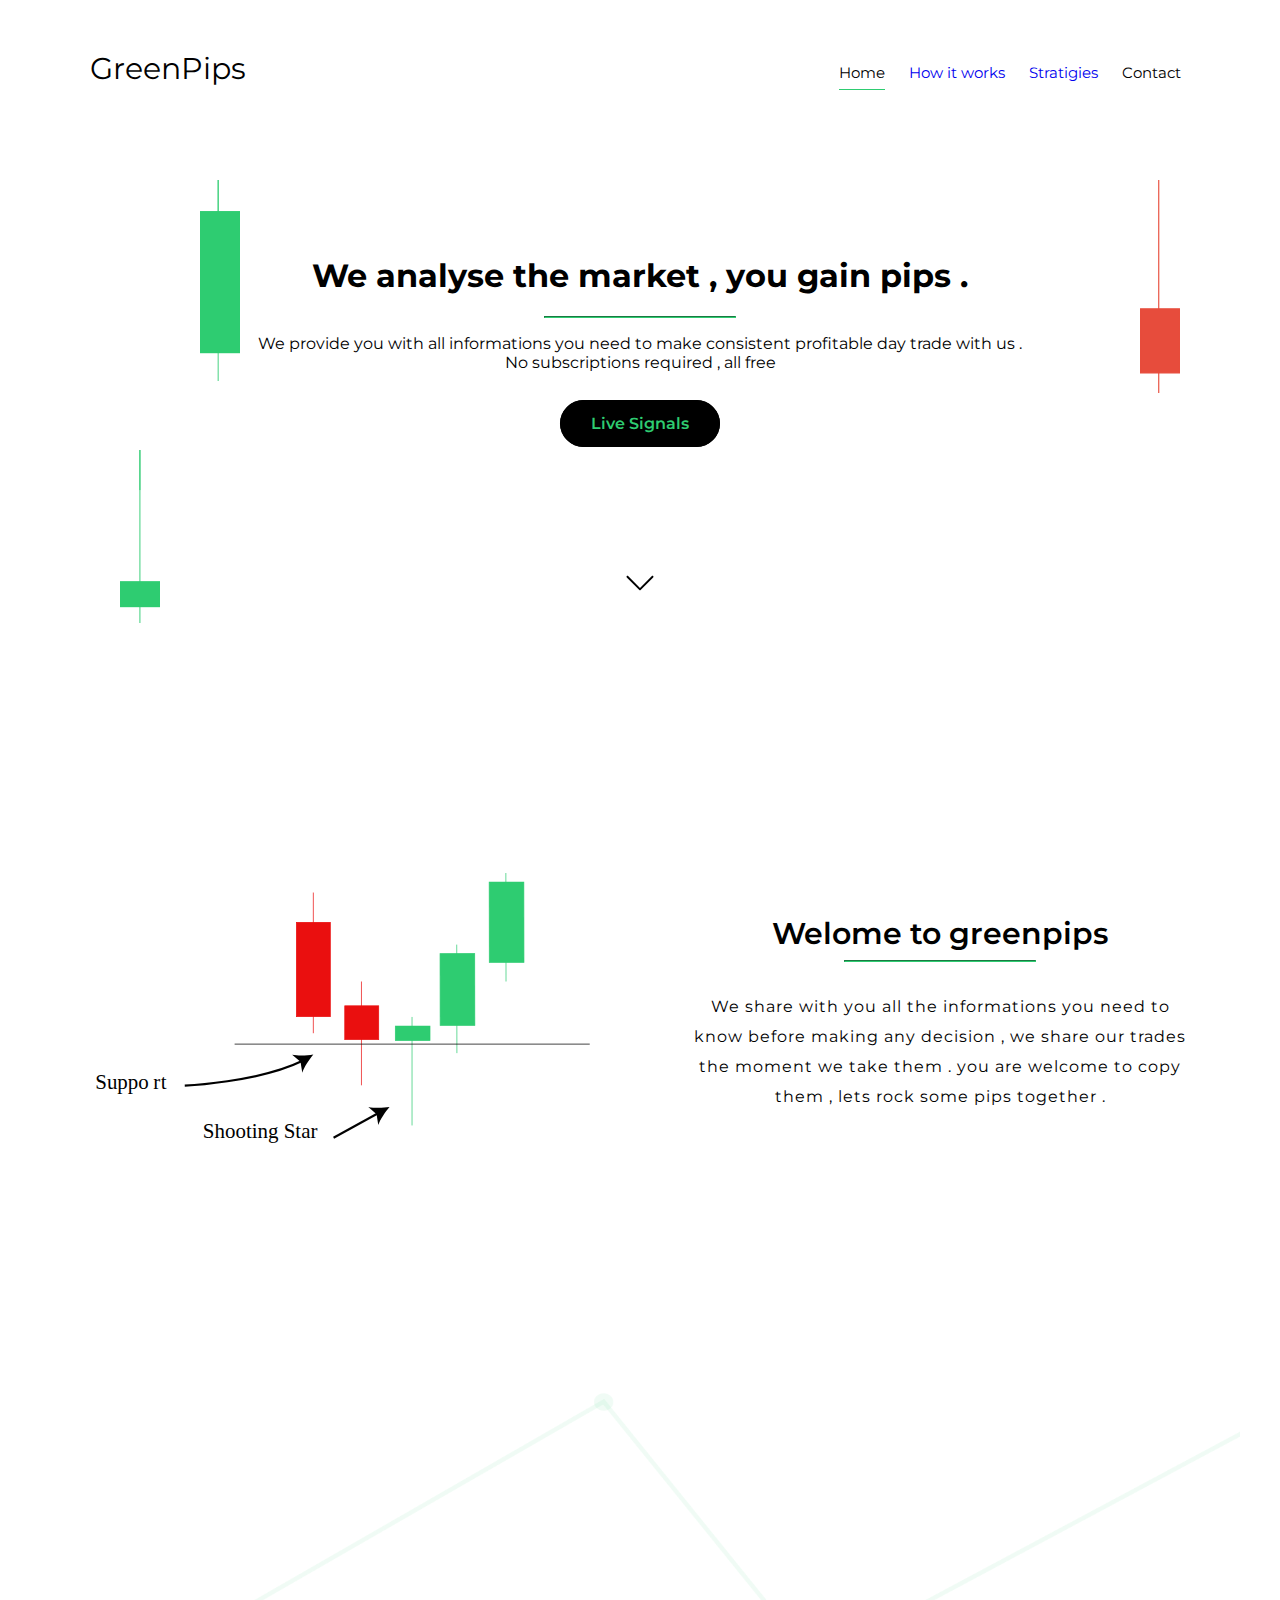
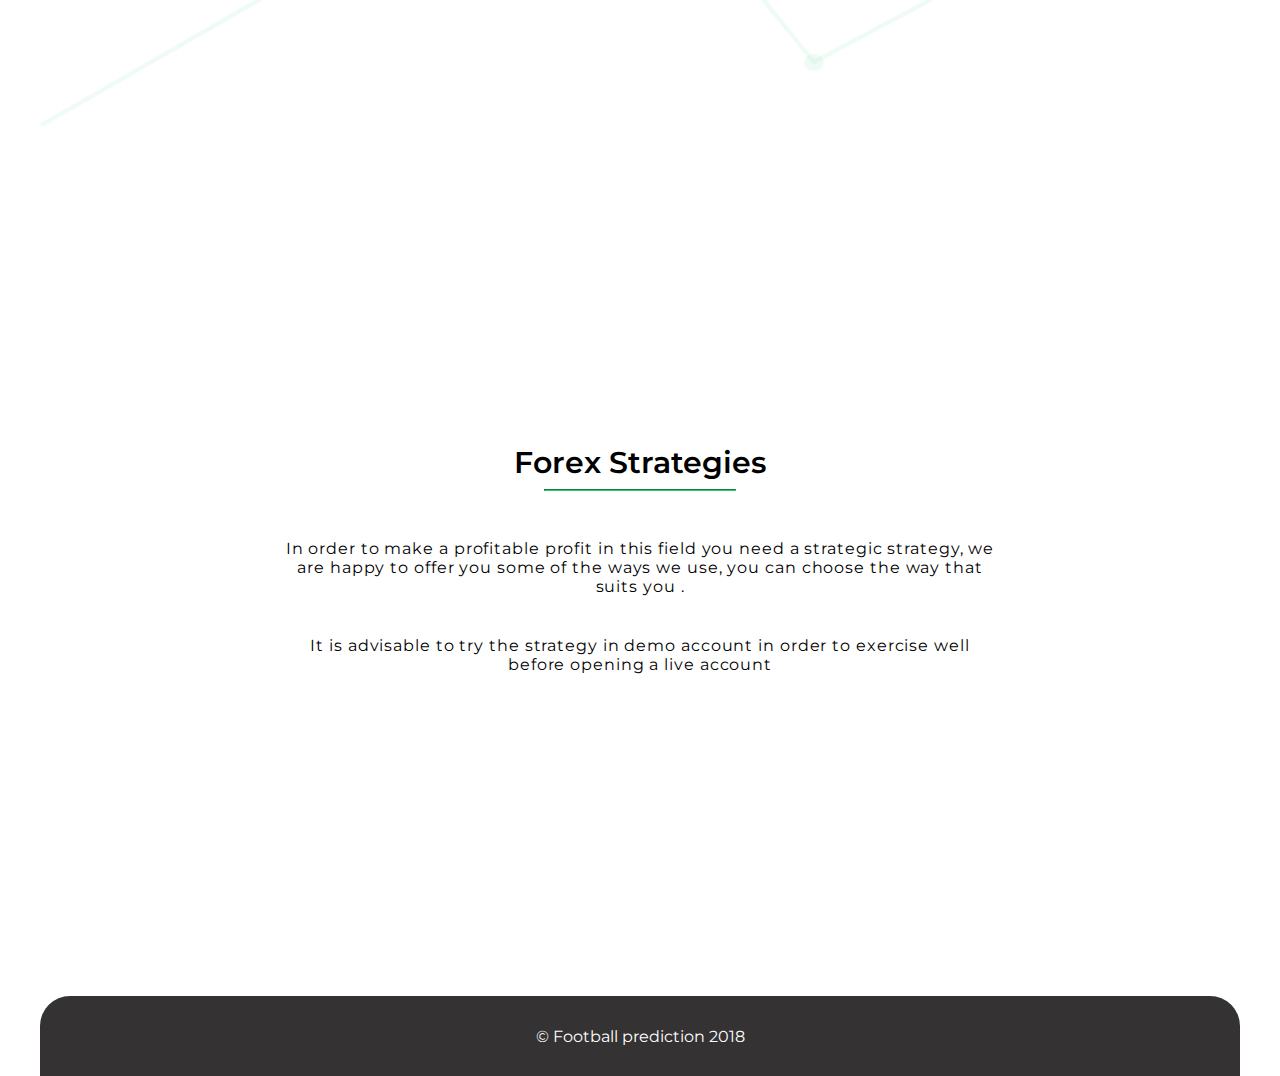
<file: index.html>
<!DOCTYPE html>
<html lang="en">
  <head>
    <meta charset="UTF-8" />
    <meta name="viewport" content="width=device-width, initial-scale=1.0" />
    <meta http-equiv="X-UA-Compatible" content="ie=edge" />
    <meta name="Description" content="Daily football tips from experts . based on teams current progress 
     with high studies on the latest teams news an which team is in a better shape">

    <title>Docsument</title>
    <script src="https://cdnjs.cloudflare.com/ajax/libs/jquery/3.3.1/jquery.min.js"></script>
    <link
      href="https://fonts.googleapis.com/css?family=Montserrat"
      rel="stylesheet"
    />
    
    <link rel="stylesheet" href="./css/style.css" />
  
    
  </head>
  <body>

      <div id="modal-container">
          <div class="modal-background">
            <div class="modal">
              <h2>Live Signals</h2>
             
              <p>
                <span class="currency">EUR/USD</span>
                <span class="signal buy">Buy</span> 
                <span class="tp">Tp : 1.2298</span>
                <span class="sl">SL : 1.2000</span>
               </p>
               <p>
                  <span class="currency">GBP/USD</span>
                  <span class="signal sell">Sell</span> 
                  <span class="tp">Tp : 1.2298</span>
                  <span class="sl">SL : 1.2000</span>
                 </p>
              <svg class="modal-svg" xmlns="http://www.w3.org/2000/svg" width="100%" height="100%" preserveAspectRatio="none">
                        <rect x="0" y="0" fill="none" width="400" height="299" rx="3" ry="3"></rect>
                      </svg>
            </div>
          </div>
        </div>
    
    <!-- Navbar-->
    <div class="navbar">
      <div class="brand"><a>GreenPips</a></div>
      <div class="menu">
        <ul>
          <li class="menu-active"><a href="">Home</a></li>
          <li><a class="how" href="#">How it works</a></li>
          <li><a  class="strategies"  href="#">Stratigies</a></li>
          <li><a href="">Contact </a></li>
        </ul>
      </div>
    </div>
    <div class="clearfix"></div>
    <img class="candle candle1" src="img/1.svg">
    <img class="candle candle2" src="img/2.svg">
    <img class="candle candle4"src="img/4.svg">
    <!-- Header-->
    <div class="header hidden">

      <h1>We analyse the market , you gain pips .</h1>
      <hr />
      <p>
        We provide you with all informations you need to make consistent profitable day trade with us .
        <br/>
        No subscriptions required , all free
      </p>
      <a  id="six"  class=" button btn">Live Signals</a>
      <img  class="arrow-down" src="./img/down-arrow.svg" alt="arrow" />

 
    </div>

    

    <!-- Section one  : Statistics-->
    <div class="stats hidden">
      <div class="left">
        <img class="left-img" src="img/5.svg">
        
      </div>
      <div class="right">
        <span>Welome to greenpips</span>
        <hr>
        <p>
          We share with you all the informations you need to know before making any decision , we share our trades the moment we take them .
          you are welcome to copy them , lets rock some pips together .
        </p>
      </div>
    </div>

    <!-- END -->

    <!-- Section two : Winrate -->
    <div class="win-bg">
      <div class="winrate hidden">
        <span>Free Forex Signals</span>
        <hr>
        <div class="circles">
          <div class="circle border-orange"><span>EUR/USD</span></div>
          <div class="circle middle-circle border-green">
            <span>GBP/USD</span>  
          </div>
          <div class="circle border-red"><span>USD/CAD</span></div>
        </div>
        <div class="desc">
          <p>
              We know that there are a lot of people who don't have time
             to analyze the market and sit long hours in front of the computer looking at the chart. 
             So we decided to share with you our own signals, make sure that your trade enty is almost the same with ours for best results.
          </p>
        </div>
      </div>
    </div>


    <!-- Section 3 : 80% etc -->
    <div class="winrate">
      <div class="st-div">
          <span> Forex Strategies</span>
          <hr />
         <div class="desc">
            <p>In order to make a profitable profit in this field you need a strategic strategy, 
                we are happy to offer you some of the ways we use, you can choose the way that suits you .
               </p>
               <p>It is advisable to try the strategy in demo account in order to exercise well before opening a live account</p>
         </div>
  
      <div class="examples hidden">
           
            <div>
              <a href="/easy-5min-forex-strategy"><img class="card-img" src="/img/strategy1.jpg"></a>
            </div>
            <div><a href="/stochastic-oscillator-strategy"><img class="card-img" src="/img/strategy2.jpg"></a></div>
            <div><img class="card-img" src="/img/strategy4.jpg"></div>
            
      </div>
      </div>

   
  </div>

     <!-- Footer  -->
     <footer>
       <div class="info">
         <a href="#"> © Football prediction 2018</a>
       </div>
     </footer>
     
     <script src="./js/form.js"></script>
     <script src="./js/modal.js"></script>
     <script>
     
     $(document).ready(function () {
                            $('.how').click(function() {
                            $('html, body').animate({
                                scrollTop: $("div.win-bg").offset().top -100
                            }, 1000)
                            }),   $('.strategies').click(function() {
                            $('html, body').animate({
                                scrollTop: $("div.st-div").offset().top
                            }, 1000)
                            })
                            });
     </script>
  </body>
</html>
</file>
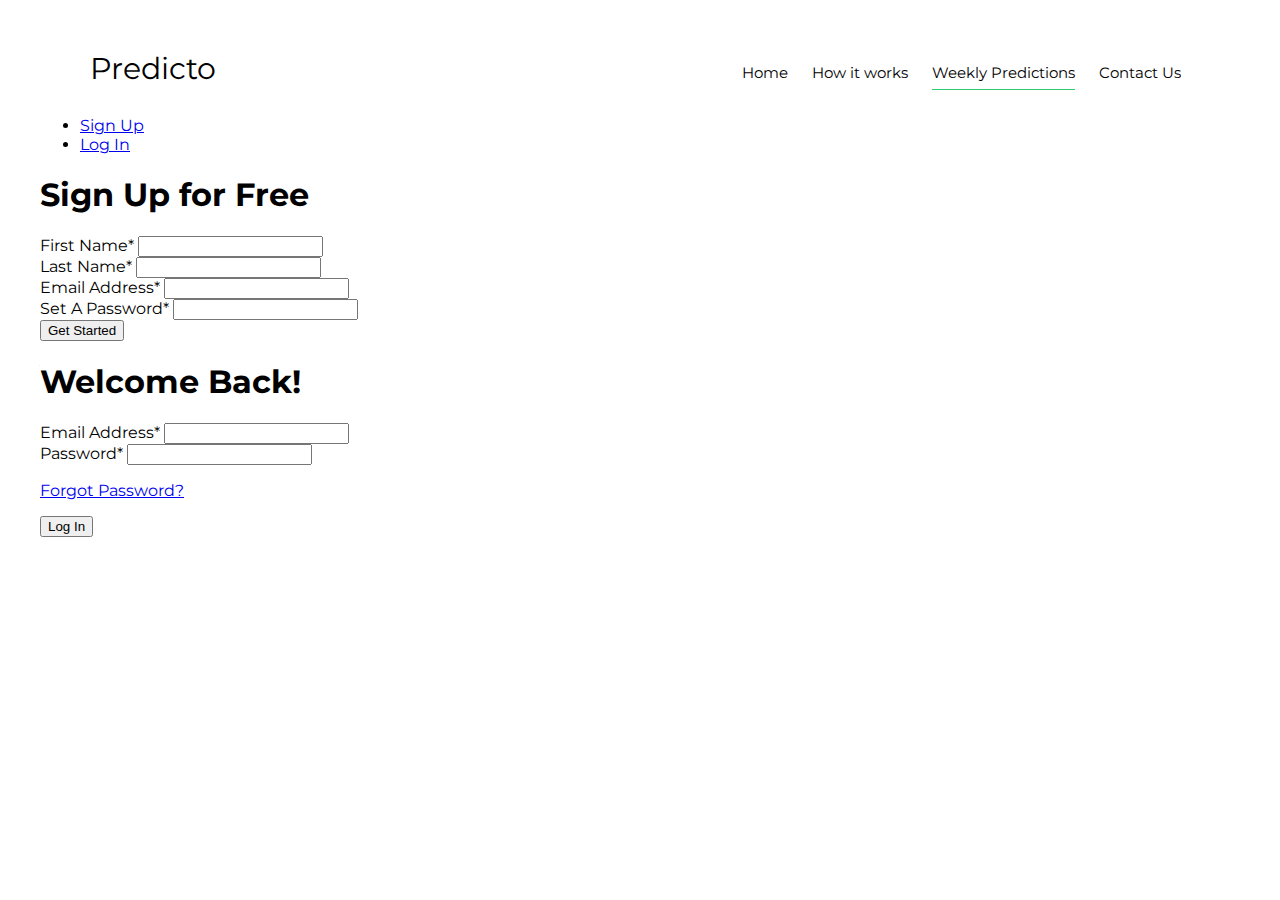
<file: auth.html>
<!DOCTYPE html>
<html lang="en">
  <head>
    <meta charset="UTF-8" />
    <meta name="viewport" content="width=device-width, initial-scale=1.0" />
    <meta http-equiv="X-UA-Compatible" content="ie=edge" />
    <title>Docsument</title>
    <meta name="Description" content="Daily football tips from experts . based on teams current progress 
with high studies on the latest teams news an which team is in a better shape">

    <link
      href="https://fonts.googleapis.com/css?family=Montserrat"
      rel="stylesheet"
    />
    <link rel="stylesheet" href="./css/style.css" />
    <script src="https://cdnjs.cloudflare.com/ajax/libs/jquery/3.3.1/jquery.min.js"></script>
  </head>
  <body>
    <!-- Navbar-->
    <div class="navbar">
      <div class="brand"><a>Predicto</a></div>
      <div class="menu">
        <ul>
          <li ><a href="">Home</a></li>
          <li><a href="">How it works</a></li>
          <li class="menu-active"><a href="">Weekly Predictions</a></li>
          <li><a href="">Contact Us</a></li>
        </ul>
      </div>
    </div>
    <div class="clearfix"></div>

    <!-- Form-->
    
      <div class="form">
        <ul class="tab-group">
          <li class="tab active"><a href="#signup">Sign Up</a></li>
          <li class="tab"><a href="#login">Log In</a></li>
        </ul>
        
        <div class="tab-content">
          <div id="signup">   
            <h1>Sign Up for Free</h1>
            
            <form action="/" method="post">
            
            <div class="top-row">
              <div class="field-wrap">
                <label>
                  First Name<span class="req">*</span>
                </label>
                <input type="text" required autocomplete="off" />
              </div>
          
              <div class="field-wrap">
                <label>
                  Last Name<span class="req">*</span>
                </label>
                <input type="text"required autocomplete="off"/>
              </div>
            </div>
  
            <div class="field-wrap">
              <label>
                Email Address<span class="req">*</span>
              </label>
              <input type="email"required autocomplete="off"/>
            </div>
            
            <div class="field-wrap">
              <label>
                Set A Password<span class="req">*</span>
              </label>
              <input type="password"required autocomplete="off"/>
            </div>
            
            <button type="submit" class="button button-block"/>Get Started</button>
            
            </form>
  
          </div>
          
          <div id="login">   
            <h1>Welcome Back!</h1>
            
            <form action="/" method="post">
            
              <div class="field-wrap">
              <label>
                Email Address<span class="req">*</span>
              </label>
              <input type="email"required autocomplete="off"/>
            </div>
            
            <div class="field-wrap">
              <label>
                Password<span class="req">*</span>
              </label>
              <input type="password"required autocomplete="off"/>
            </div>
            
            <p class="forgot"><a href="#">Forgot Password?</a></p>
            
            <button class="button button-block"/>Log In</button>
            
            </form>
  
          </div>
          
        </div><!-- tab-content -->
        
  </div> <!-- /form -->
  
    

    <script src="js/form.js"></script>
     
  </body>
</html>
</file>
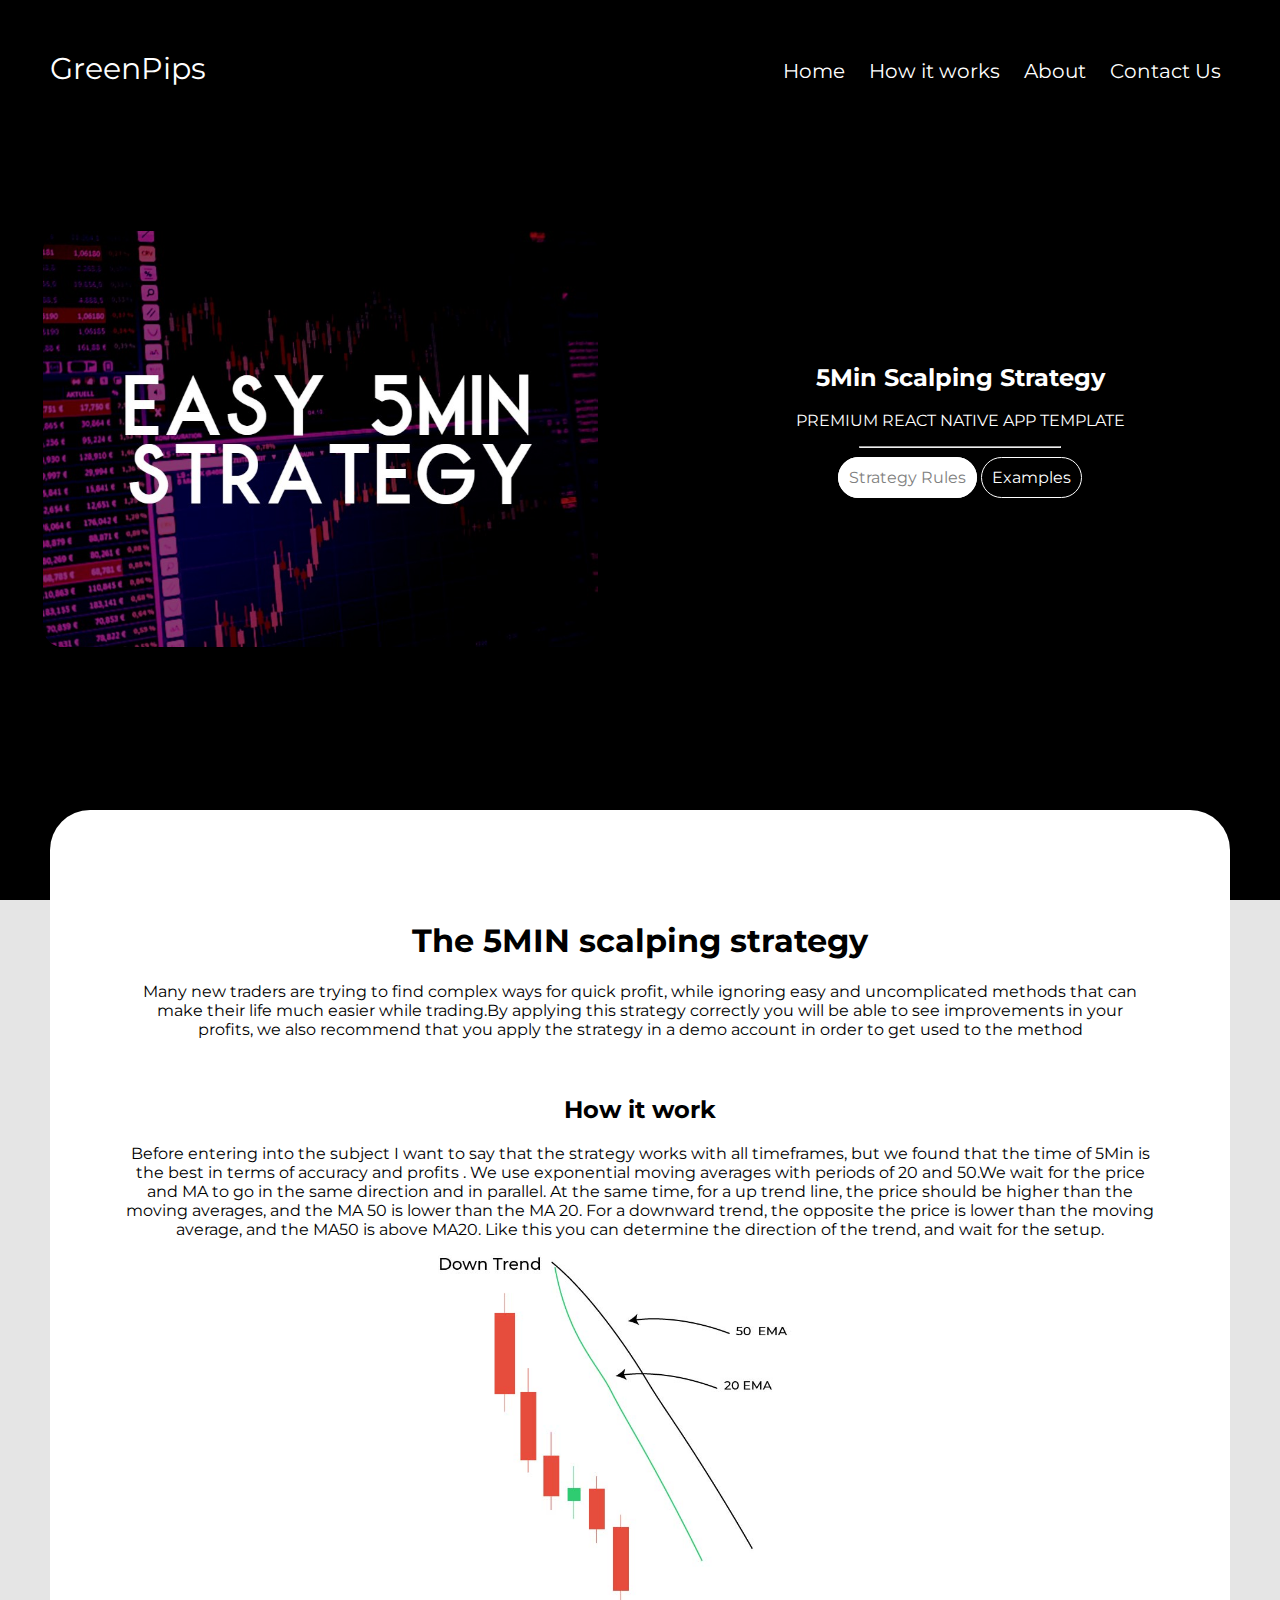
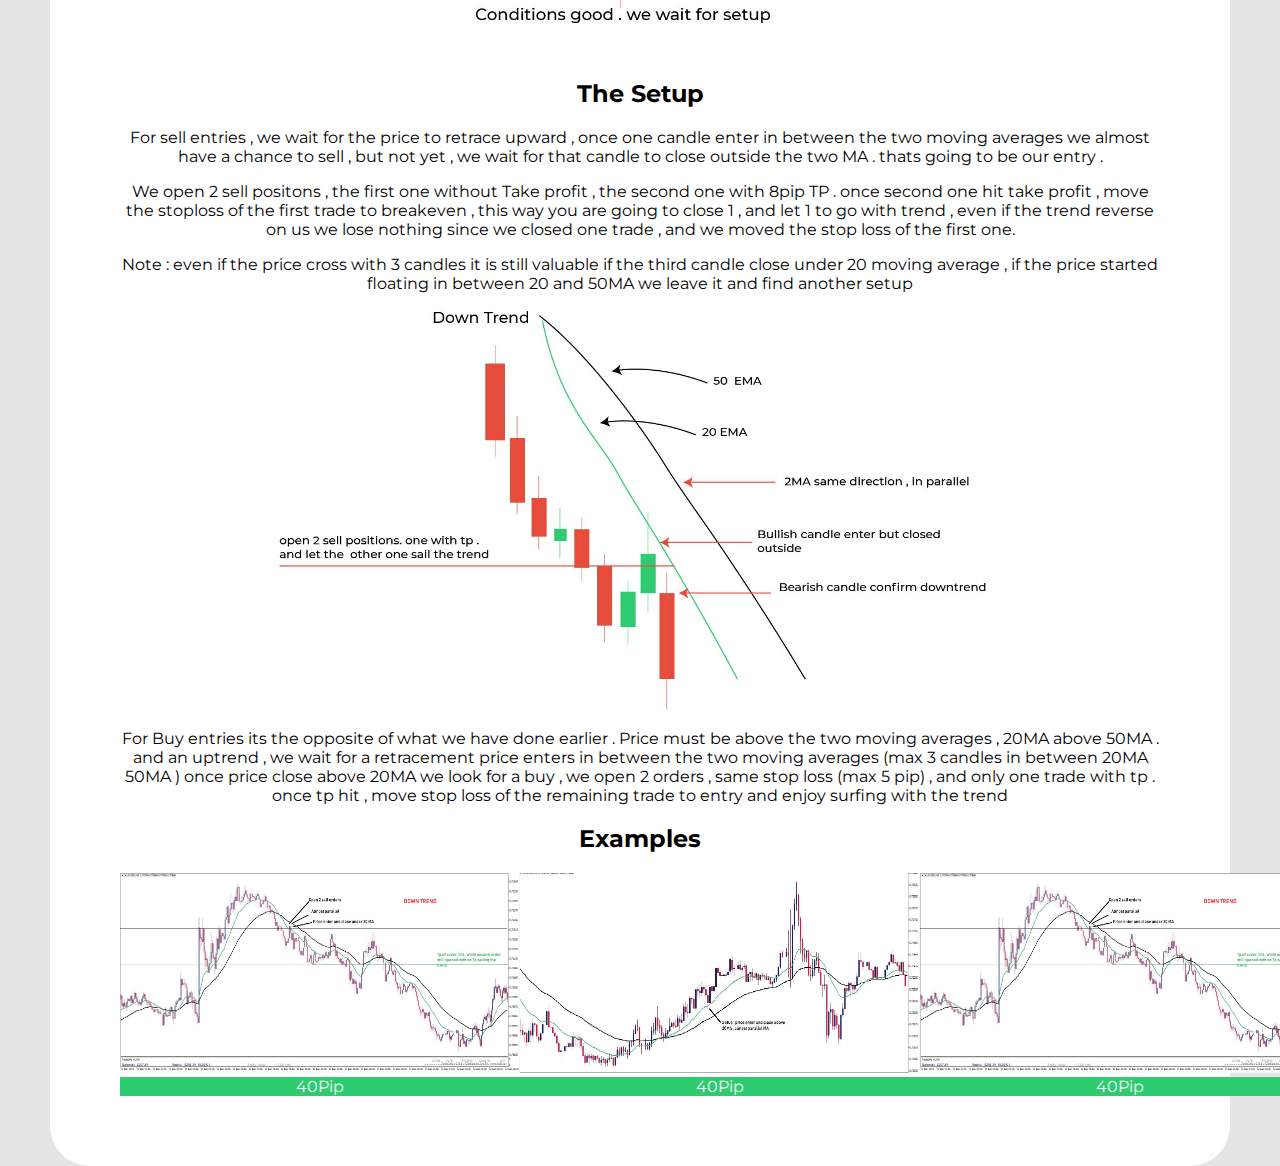
<file: easy-5min-forex-strategy.html>
<!DOCTYPE html>
<html lang="en">
<head>
    <meta charset="UTF-8">
    <meta name="viewport" content="width=device-width, initial-scale=1.0">
    <meta http-equiv="X-UA-Compatible" content="ie=edge">
    <title>Document</title>
    <script src="https://cdnjs.cloudflare.com/ajax/libs/jquery/3.3.1/jquery.min.js"></script>
    <link
      href="https://fonts.googleapis.com/css?family=Montserrat"
      rel="stylesheet"
    />
    
    <link rel="stylesheet" href="./css/strategy.css" />
            <!-- Core CSS file -->
        <link rel="stylesheet" href="/css/photoswipe.css"> 

        <!-- Skin CSS file (styling of UI - buttons, caption, etc.)
            In the folder of skin CSS file there are also:
            - .png and .svg icons sprite, 
            - preloader.gif (for browsers that do not support CSS animations) -->
        <link rel="stylesheet" href="/css/default-skin.css"> 

        <!-- Core JS file -->
        <script src="/js/photoswipe.min.js"></script> 

        <!-- UI JS file -->
        <script src="js/photoswipe-ui-default.min.js"></script> 
  
</head>

<body>
    
    <div class="header">
            <div class="navbar">
                    <div class="brand"><a>GreenPips</a></div>
                    <div class="menu">
                      <ul>
                        <li class="menu-active"><a href="">Home</a></li>
                        <li><a href="">How it works</a></li>
                        <li><a href="">About</a></li>
                        <li><a href="">Contact Us</a></li>
                      </ul>
                    </div>
                  </div>
                  <div class="clearfix"></div>

                  <div class="header-content">
                      <div class="left"><img class="thumbnail" src="/img/strategy1.jpg"></div>
                      <div class="right">
                          <h2> 5Min Scalping Strategy                            </h2>
                          <p>PREMIUM REACT NATIVE APP TEMPLATE </p>
                          <hr>
                          <div class="buttons">
                                <a class="btn btn-white">Strategy Rules</a>
                                <a class="btn">Examples</a>
                          </div>
                      </div>
                  </div>
    </div>


      <div class="body">
          <div class="body-heading">
              <h1>The 5MIN scalping strategy</h1>
              <p>Many new traders are trying to find complex ways for quick profit,
                   while ignoring easy and uncomplicated methods that can make their
                    life much easier while trading.By applying this strategy correctly you will be able to see improvements in your profits,
                     we also recommend that you apply the strategy in a demo account in order to get used to the method</p>
          </div>
          <div class="body-body">
                <h2>How it work</h2>
                <p>Before entering into the subject I want to say that the strategy works with all timeframes, but we found that the time of 5Min is the best in terms of accuracy and profits . We use exponential moving averages with periods of 20 and 50.We wait for the price and MA to go in the same direction and in parallel. At the same time, for a up trend line, the price should be
                        higher than the moving averages, and the MA 50 is lower than the MA 20. For a downward trend,
                        the opposite the price is lower than the moving average, and the MA50 is above MA20. Like this you can determine the direction of the trend,
                        and wait for the setup.</p>
                        <img height="400" src="/img/s1i1.jpg">
                <h2>The Setup</h2>
                <p>For sell entries , we wait for the price to retrace upward , once one candle enter in between the two moving averages we almost have a chance to sell , but not yet , we wait for that candle to close outside the two MA . thats going to be our entry  . </p>
                <p>We open 2 sell positons , the first one without Take profit  , the second one with 8pip TP . once second one hit take profit , move the stoploss of the first trade to breakeven , this way 
                    you are going to close 1 , and let 1 to go with trend , even if the trend reverse on us we lose nothing since we closed one trade , and we moved the stop loss of the first one.
                </p>
                <p>Note :  even if the price cross with 3 candles it is still valuable if the third candle close under 20 moving average , if the 
                    price started floating in between 20 and 50MA we leave it and find  another setup
                </p>
                <img height="400" src="/img/s1i2.jpg">    
                <p> For Buy entries its the opposite of what we have done earlier . Price must be above the two moving averages , 20MA above 50MA 
                    . and an uptrend , we wait for a retracement price enters in between the two moving averages (max  3 candles in between 20MA 50MA )
                    once price close above 20MA we look for a buy , we open 2 orders , same stop loss (max 5 pip) , and only one trade with tp . 
                    once tp hit , move stop loss of the remaining trade to entry and enjoy surfing with the trend 
                </p>
                <h2>Examples</h2>




                <div class="examples" >
                   <div class="example">
                       <img name="s1setup" class="imgclick" alt="scalping forex strategy" src="/img/s1setup.jpg">
                       <div class="caption green">40Pip</div>
                </div>
                   <div class="example">
                       <img name="s1setup2" class="imgclick" alt="scalping forex strategy" src="/img/s1setup2.jpg">
                       <div class="caption green">40Pip</div>
                       
                    </div>
                   <div class="example">
                       <img name="s1setup2" class="imgclick" alt="scalping forex strategy" src="/img/s1setup.jpg">
                       <div class="caption green">40Pip</div>
                    </div>
                </div>

    
<!-- Root element of PhotoSwipe. Must have class pswp. -->
<div class="pswp" tabindex="-1" role="dialog" aria-hidden="true">

        <!-- Background of PhotoSwipe. 
             It's a separate element as animating opacity is faster than rgba(). -->
        <div class="pswp__bg"></div>
    
        <!-- Slides wrapper with overflow:hidden. -->
        <div class="pswp__scroll-wrap">
    
            <!-- Container that holds slides. 
                PhotoSwipe keeps only 3 of them in the DOM to save memory.
                Don't modify these 3 pswp__item elements, data is added later on. -->
            <div class="pswp__container">
                <div class="pswp__item"></div>
                <div class="pswp__item"></div>
                <div class="pswp__item"></div>
            </div>
    
            <!-- Default (PhotoSwipeUI_Default) interface on top of sliding area. Can be changed. -->
            <div class="pswp__ui pswp__ui--hidden">
    
                <div class="pswp__top-bar">
    
                    <!--  Controls are self-explanatory. Order can be changed. -->
    
                    <div class="pswp__counter"></div>
    
                    <button class="pswp__button pswp__button--close" title="Close (Esc)"></button>
    
                    <button class="pswp__button pswp__button--share" title="Share"></button>
    
                    <button class="pswp__button pswp__button--fs" title="Toggle fullscreen"></button>
    
                    <button class="pswp__button pswp__button--zoom" title="Zoom in/out"></button>
    
                    <!-- Preloader demo https://codepen.io/dimsemenov/pen/yyBWoR -->
                    <!-- element will get class pswp__preloader--active when preloader is running -->
                    <div class="pswp__preloader">
                        <div class="pswp__preloader__icn">
                          <div class="pswp__preloader__cut">
                            <div class="pswp__preloader__donut"></div>
                          </div>
                        </div>
                    </div>
                </div>
    
                <div class="pswp__share-modal pswp__share-modal--hidden pswp__single-tap">
                    <div class="pswp__share-tooltip"></div> 
                </div>
    
                <button class="pswp__button pswp__button--arrow--left" title="Previous (arrow left)">
                </button>
    
                <button class="pswp__button pswp__button--arrow--right" title="Next (arrow right)">
                </button>
    
                <div class="pswp__caption">
                    <div class="pswp__caption__center"></div>
                </div>
    
            </div>
    
        </div>
    
    </div>



          </div>
      </div>

      <script>
            var pswpElement = document.querySelectorAll('.pswp')[0];
            
            // build items array
            var items = [
                {
                    src: 'img/s1i1.jpg',
                    w: 600,
                    h: 400
                },
                {
                    src: 'img/s1i2.jpg',
                    w: 1200,
                    h: 900
                },
                {
                    src: 'img/s1setup.jpg',
                    w: 1200,
                    h: 900
                },
                {
                    src: 'img/s1setup2.jpg',
                    w: 1200,
                    h: 900
                }
            ];
            
            // define options (if needed)
          
            
           
            $( ".imgclick" ).click(function() {
                var clikedname = $( this ).attr('name');
                var imageList = ['s1i1','s1i2','s1setup.jpg','s1setup2.jpg'];
                var indexcliked = imageList.indexOf(clikedname+'.jpg'); // 1
                var options = {
                // optionName: 'option value'
                // for example:
                index: indexcliked // start at first slide
            };
                 // Initializes and opens PhotoSwipe
            var gallery = new PhotoSwipe( pswpElement, PhotoSwipeUI_Default, items, options);
        
                gallery.init();
               
            });

     
            </script>
</body>

</html>
</file>
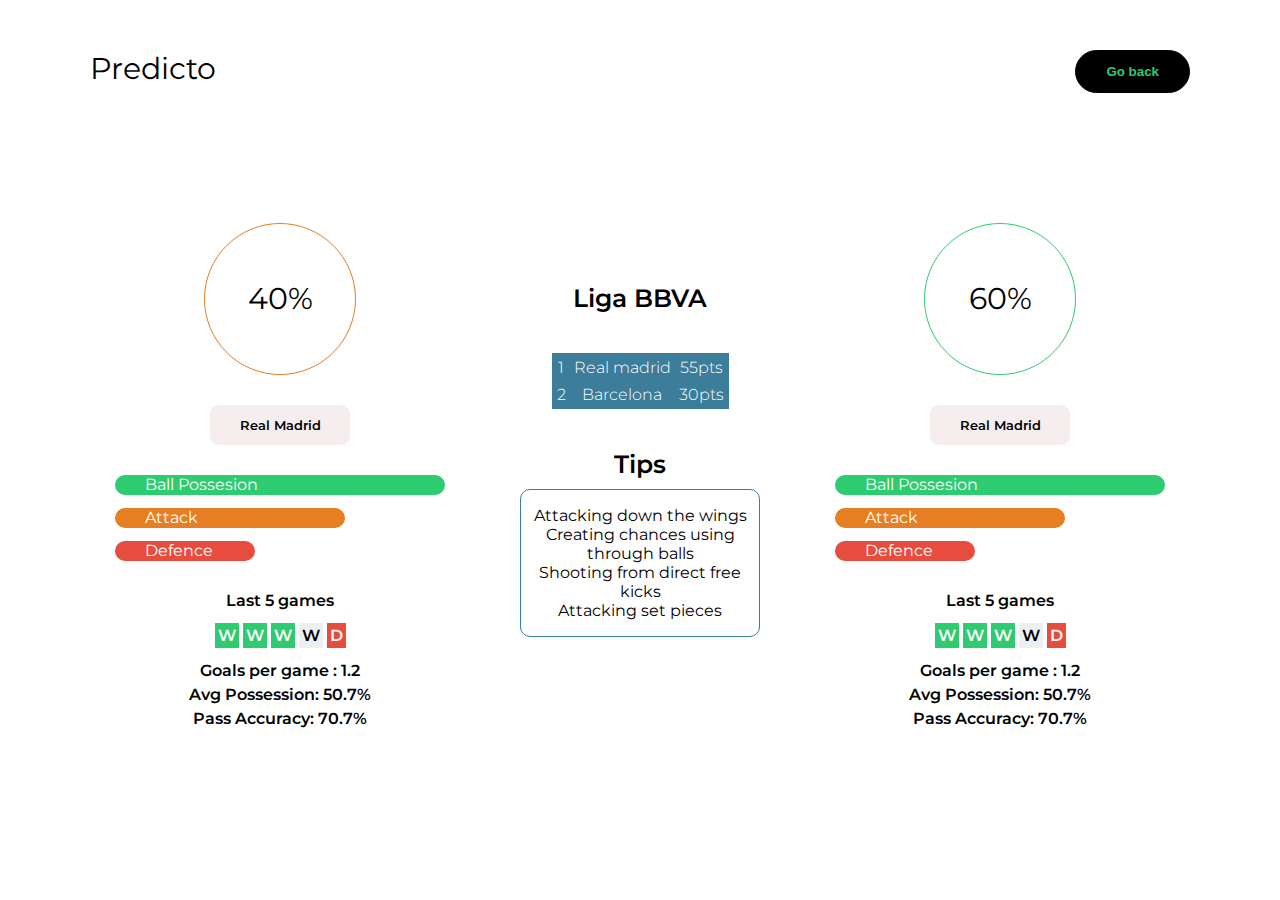
<file: match.html>
<!DOCTYPE html>
<html lang="en">
  <head>
    <meta charset="UTF-8" />
    <meta name="viewport" content="width=device-width, initial-scale=1.0" />
    <meta http-equiv="X-UA-Compatible" content="ie=edge" />
    <meta name="Description" content="Daily football tips from experts . based on teams current progress 
with high studies on the latest teams news an which team is in a better shape">

    <title>Docsument</title>
    <link
      href="https://fonts.googleapis.com/css?family=Montserrat"
      rel="stylesheet"
    />
    <link rel="stylesheet" href="./css/style.css" />
  </head>
  <body>
    <a href="/tips.html">
    <div class="mobileBack">
     <img  alt="back" src="./img/back.svg">
    </div>
  </a>
    <!-- Navbar-->
    <div class="navbar">
      <div class="brand"><a>Predicto</a></div>
      <div class="menu">
        <button class="btn"> Go back</button>
      </div>
    </div>
    <div class="clearfix"></div>
    <div class="wrapper">
      <!--home-->
      <div class="home">
        <div class="circle border-orange"><span>40% </span></div>
        <button class="btn-default">Real Madrid</button>
        <div class="stats-page">
          <div class="progress green big thin">Ball Possesion</div>
          <div class="progress orange medium thin">Attack</div>
          <div class="progress red small thin">Defence</div>
        </div>
        <div class="history">
          <span> Last 5 games </span>
          <ul>
            <li class="green">W</li>
            <li class="green">W</li>
            <li class="green">W</li>
            <li class="grey">W</li>
            <li class="red">D</li>
          </ul>
        </div>
        <div class="content">
          <div class="content-item">
            <span> Goals per game : </span> <span>1.2</span>
          </div>
          <div class="content-item">
            <span> Avg Possession: </span> <span>50.7%</span>
          </div>
          <div class="content-item">
            <span> Pass Accuracy: </span> <span>70.7%</span>
          </div>
        </div>
      </div>
       <!--middle-->
      <div class="middle">
        <span class="league">Liga BBVA</span>
        <div class="table">
            <table>
                <tr>
                  <th>1</th>
                  <th>Real madrid</th>
                  <th>55pts</th>
                </tr>
                <tr>
                    <th>2</th>
                    <th>Barcelona</th>
                    <th>30pts</th>
                  </tr>
              </table>
        </div>
        <span class="league">Tips</span>
        <div class="moreInfo">
            <ul>
              <li>Attacking down the wings</li>
              <li>Creating chances using through balls</li>
              <li>Shooting from direct free kicks</li>
              <li>Attacking set pieces</li>
            </ul>
        </div>
        
      </div>

      <!--away-->
      <div class="home">
          <div class="circle border-green"><span>60% </span></div>
          <button class="btn-default">Real Madrid</button>
          <div class="stats-page">
            <div class="progress green big thin">Ball Possesion</div>
            <div class="progress orange medium thin">Attack</div>
            <div class="progress red small thin">Defence</div>
          </div>
          <div class="history">
            <span> Last 5 games </span>
            <ul>
              <li class="green">W</li>
              <li class="green">W</li>
              <li class="green">W</li>
              <li class="grey">W</li>
              <li class="red">D</li>
            </ul>
          </div>
          <div class="content">
            <div class="content-item">
              <span> Goals per game : </span> <span>1.2</span>
            </div>
            <div class="content-item">
              <span> Avg Possession: </span> <span>50.7%</span>
            </div>
            <div class="content-item">
              <span> Pass Accuracy: </span> <span>70.7%</span>
            </div>
          </div>

      </div>
         <!-- Footer  -->

    </div>
  </body>
</html>
</file>
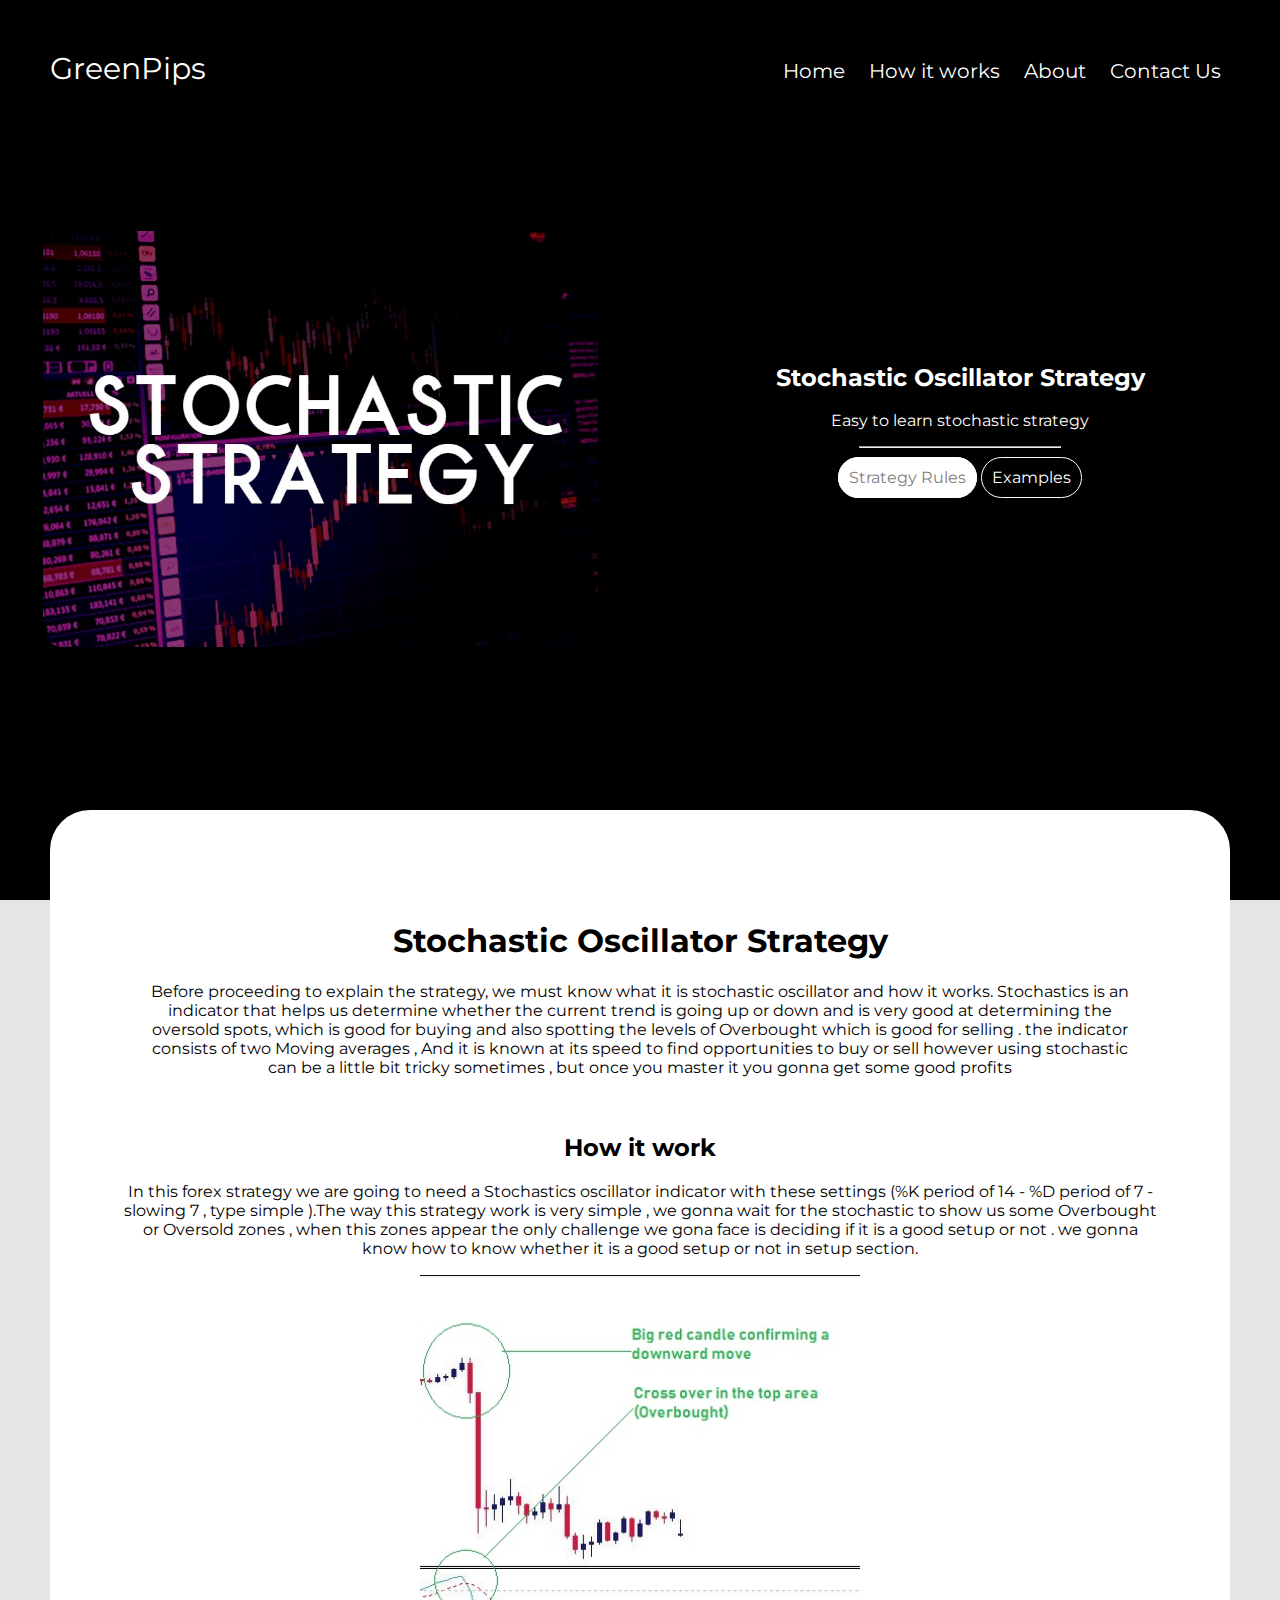
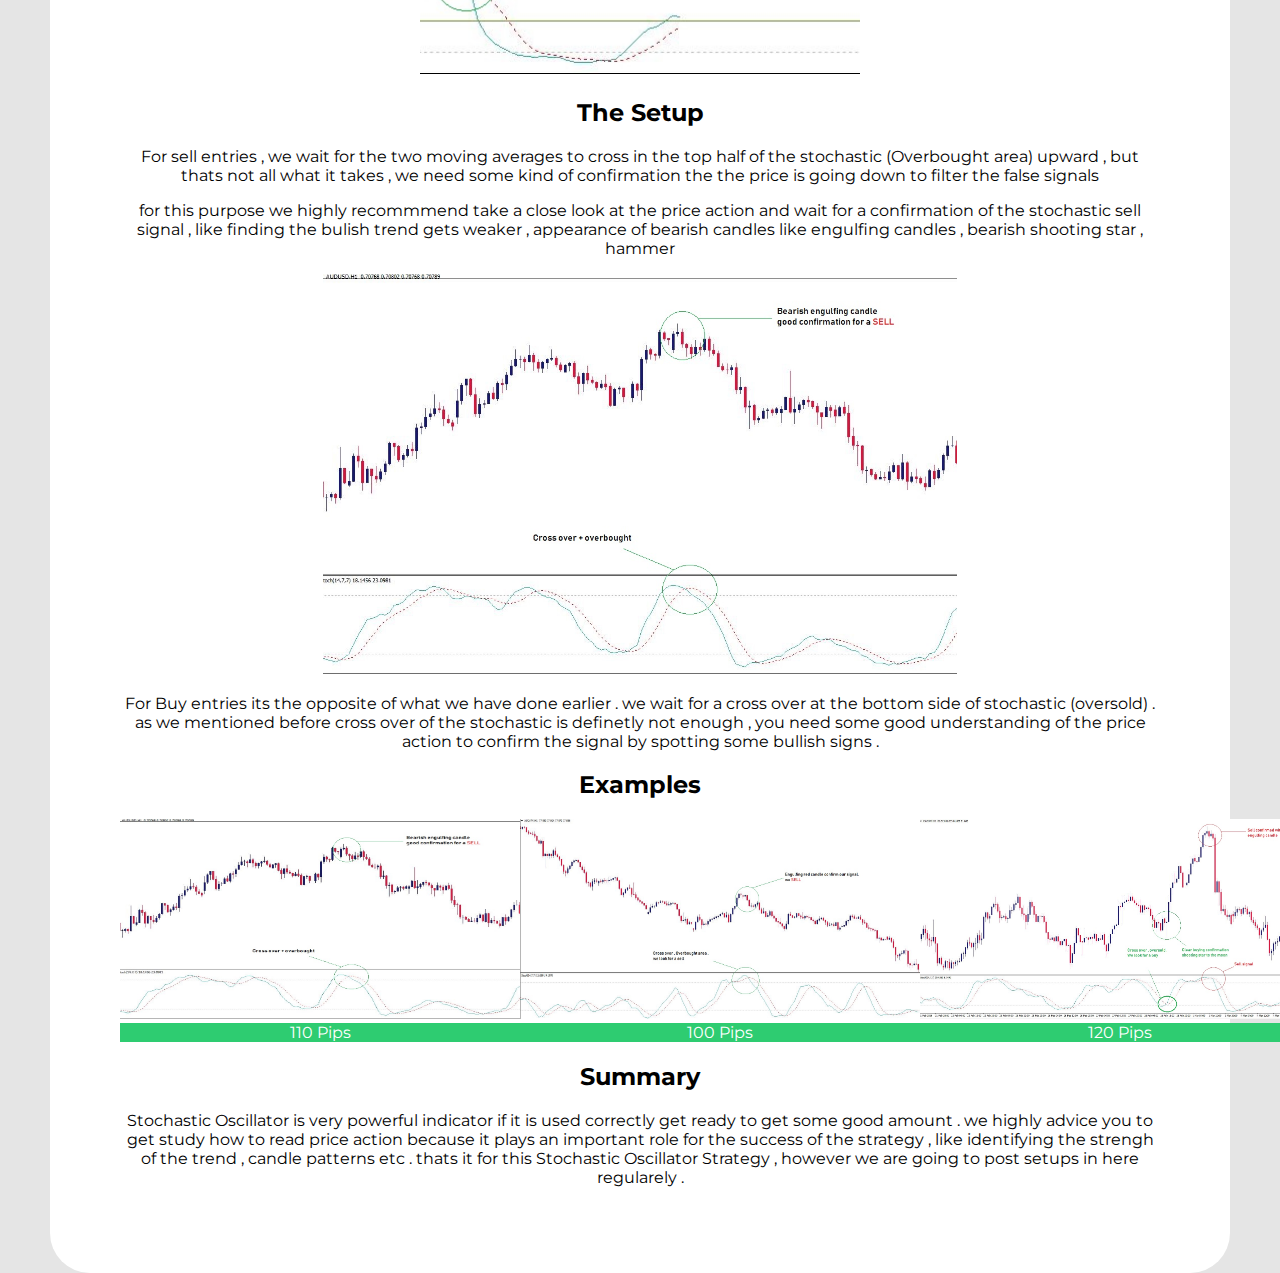
<file: stochastic-oscillator-strategy.html>
<!DOCTYPE html>
<html lang="en">
<head>
    <meta charset="UTF-8">
    <meta name="viewport" content="width=device-width, initial-scale=1.0">
    <meta http-equiv="X-UA-Compatible" content="ie=edge">
    <title>Document</title>
    <script src="https://cdnjs.cloudflare.com/ajax/libs/jquery/3.3.1/jquery.min.js"></script>
    <link
      href="https://fonts.googleapis.com/css?family=Montserrat"
      rel="stylesheet"
    />
    
    <link rel="stylesheet" href="./css/strategy.css" />
            <!-- Core CSS file -->
        <link rel="stylesheet" href="/css/photoswipe.css"> 

        <!-- Skin CSS file (styling of UI - buttons, caption, etc.)
            In the folder of skin CSS file there are also:
            - .png and .svg icons sprite, 
            - preloader.gif (for browsers that do not support CSS animations) -->
        <link rel="stylesheet" href="/css/default-skin.css"> 

        <!-- Core JS file -->
        <script src="/js/photoswipe.min.js"></script> 

        <!-- UI JS file -->
        <script src="js/photoswipe-ui-default.min.js"></script> 
  
</head>

<body>
    
    <div class="header">
            <div class="navbar">
                    <div class="brand"><a>GreenPips</a></div>
                    <div class="menu">
                      <ul>
                        <li class="menu-active"><a href="">Home</a></li>
                        <li><a href="">How it works</a></li>
                        <li><a href="">About</a></li>
                        <li><a href="">Contact Us</a></li>
                      </ul>
                    </div>
                  </div>
                  <div class="clearfix"></div>

                  <div class="header-content">
                      <div class="left"><img class="thumbnail" src="/img/strategy2.jpg"></div>
                      <div class="right">
                          <h2> Stochastic Oscillator Strategy</h2>
                          <p>Easy to learn stochastic strategy </p>
                          <hr>
                          <div class="buttons">
                                <a id="stategy" class="btn btn-white">Strategy Rules</a>
                                <a id="examples" class="btn">Examples</a>
                          </div>
                      </div>
                  </div>
    </div>


      <div class="body">
          <div class="body-heading">
              <h1>Stochastic Oscillator Strategy</h1>
              <p>Before proceeding to explain the strategy, we must know what it is stochastic oscillator and how it works. 
                    Stochastics is an indicator that helps us determine whether the current trend is going up
                     or down and is very good at determining the  oversold spots, which is good for buying 
                      and also spotting the levels of  Overbought which is good for selling . the indicator consists
                       of two Moving averages , And it is known at its speed to find opportunities to buy or sell however using stochastic can be a little bit tricky sometimes , but once you master it you gonna get some good profits
              </p>
          </div>
          <div class="body-body">
                <h2>How it work</h2>
                <p>In this forex strategy we are going to need a Stochastics oscillator indicator with these settings (%K period of 14 - %D period of 7  - slowing 7 , type simple  ).The way this strategy work is very simple , we gonna  wait for the stochastic to show us some 
                    Overbought or Oversold zones , when this zones appear the only challenge we gona face is deciding if it is a good setup or not . we gonna know how to know whether it is a good setup or not in setup section. 
                </p>
                        <img name="s2setup1" class="imgclick"  height="400" src="/img/s2setup1.jpg">
                <h2>The Setup</h2>
                <p>For sell entries , we wait for the two moving averages to cross in the top half of the stochastic (Overbought area) upward , but thats not all what it takes , we need some kind of confirmation the the price is going down to filter the false signals </p>
                <p> for this purpose we highly recommmend take a close look at the price action and wait for a confirmation of the stochastic sell signal , like finding the bulish trend gets weaker , appearance of bearish candles like engulfing candles , bearish shooting star , hammer 
                </p>
                  
                <img name="s2setup2" class="imgclick"  height="400" src="/img/s2setup2.jpg">    
                <p> For Buy entries its the opposite of what we have done earlier . we wait for a cross over at the bottom side of stochastic (oversold) .
                    as we mentioned before cross over of the stochastic is definetly not enough , you need some good understanding of the price action to 
                    confirm the signal by spotting some bullish signs .
                </p>
               

 
                <h2>Examples</h2>

                <div class="examples" >

                    
                   <div class="example">
                       <img name="s2setup2" class="imgclick" alt="scalping forex strategy" src="/img/s2setup2.jpg">
                       <div class="caption green">110 Pips</div>
                </div>
                   <div class="example">
                       <img name="s2setup4" class="imgclick" alt="scalping forex strategy" src="/img/s2setup4.jpg">
                       <div class="caption green">100 Pips</div>
                       
                    </div>
                   <div class="example">
                       <img name="s2setup4" class="imgclick" alt="scalping forex strategy" src="/img/s2setup5.jpg">
                       <div class="caption green">120 Pips</div>
                    </div>
                </div>
              

                <div class="" >
                    <h2>Summary</h2>
                   <p> Stochastic Oscillator is  very powerful indicator if it is used correctly get ready to get some good amount .
                       we highly advice you to get study how to read price action because it plays an important role for the success of the strategy , like identifying the strengh of the trend , candle patterns etc .
                       thats it for this Stochastic Oscillator Strategy , however we are going to post  setups in here regularely . 
                   </p>
                </div>

    
<!-- Root element of PhotoSwipe. Must have class pswp. -->
<div class="pswp" tabindex="-1" role="dialog" aria-hidden="true">

        <!-- Background of PhotoSwipe. 
             It's a separate element as animating opacity is faster than rgba(). -->
        <div class="pswp__bg"></div>
    
        <!-- Slides wrapper with overflow:hidden. -->
        <div class="pswp__scroll-wrap">
    
            <!-- Container that holds slides. 
                PhotoSwipe keeps only 3 of them in the DOM to save memory.
                Don't modify these 3 pswp__item elements, data is added later on. -->
            <div class="pswp__container">
                <div class="pswp__item"></div>
                <div class="pswp__item"></div>
                <div class="pswp__item"></div>
            </div>
    
            <!-- Default (PhotoSwipeUI_Default) interface on top of sliding area. Can be changed. -->
            <div class="pswp__ui pswp__ui--hidden">
    
                <div class="pswp__top-bar">
    
                    <!--  Controls are self-explanatory. Order can be changed. -->
    
                    <div class="pswp__counter"></div>
    
                    <button class="pswp__button pswp__button--close" title="Close (Esc)"></button>
    
                    <button class="pswp__button pswp__button--share" title="Share"></button>
    
                    <button class="pswp__button pswp__button--fs" title="Toggle fullscreen"></button>
    
                    <button class="pswp__button pswp__button--zoom" title="Zoom in/out"></button>
    
                    <!-- Preloader demo https://codepen.io/dimsemenov/pen/yyBWoR -->
                    <!-- element will get class pswp__preloader--active when preloader is running -->
                    <div class="pswp__preloader">
                        <div class="pswp__preloader__icn">
                          <div class="pswp__preloader__cut">
                            <div class="pswp__preloader__donut"></div>
                          </div>
                        </div>
                    </div>
                </div>
    
                <div class="pswp__share-modal pswp__share-modal--hidden pswp__single-tap">
                    <div class="pswp__share-tooltip"></div> 
                </div>
    
                <button class="pswp__button pswp__button--arrow--left" title="Previous (arrow left)">
                </button>
    
                <button class="pswp__button pswp__button--arrow--right" title="Next (arrow right)">
                </button>
    
                <div class="pswp__caption">
                    <div class="pswp__caption__center"></div>
                </div>
    
            </div>
    
        </div>
    
    </div>



          </div>
      </div>

      <script>
            var pswpElement = document.querySelectorAll('.pswp')[0];
            
            // build items array
            var items = [
                {
                    src: 'img/s2setup1.jpg',
                    w: 600,
                    h: 400
                },
                {
                    src: 'img/s2setup2.jpg',
                    w: 1200,
                    h: 900
                },
                {
                    src: 'img/s2setup4.jpg',
                    w: 1200,
                    h: 900
                },
                {
                    src: 'img/s2setup5.jpg',
                    w: 1200,
                    h: 900
                }
            ];
            
            // define options (if needed)
          
            
           
            $( ".imgclick" ).click(function() {
                var clikedname = $( this ).attr('name');
                var imageList = ['s2setup1.jpg','s2setup2.jpg','s2setup4.jpg','s2setup5.jpg'];
                var indexcliked = imageList.indexOf(clikedname+'.jpg'); // 1
                var options = {
                // optionName: 'option value'
                // for example:
                index: indexcliked // start at first slide
            };
                 // Initializes and opens PhotoSwipe
            var gallery = new PhotoSwipe( pswpElement, PhotoSwipeUI_Default, items, options);
        
                gallery.init();
               
            });





                                        $(document).ready(function () {
                            $('#examples').click(function() {
                            $('html, body').animate({
                                scrollTop: $("div.examples").offset().top
                            }, 1000)
                            }),   $('#stategy').click(function() {
                            $('html, body').animate({
                                scrollTop: $("div.body").offset().top
                            }, 1000)
                            })
                            });

     
            </script>
</body>

</html>
</file>
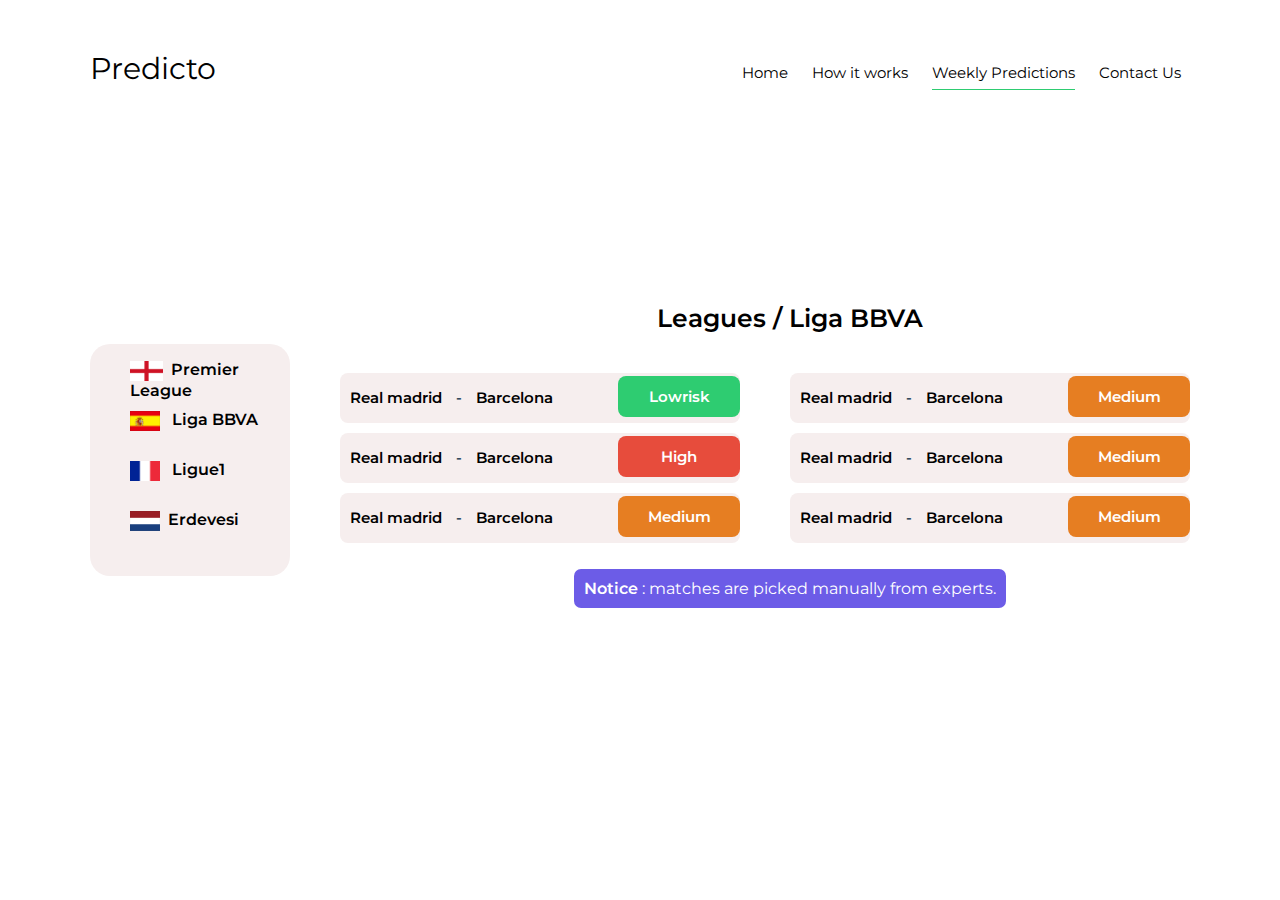
<file: tips.html>
<!DOCTYPE html>
<html lang="en">
  <head>
    <meta charset="UTF-8" />
    <meta name="viewport" content="width=device-width, initial-scale=1.0" />
    <meta http-equiv="X-UA-Compatible" content="ie=edge" />
    <meta name="Description" content="Daily football tips from experts . based on teams current progress 
with high studies on the latest teams news an which team is in a better shape">

    <title>Docsument</title>
    <link
      href="https://fonts.googleapis.com/css?family=Montserrat"
      rel="stylesheet"
    />
    <link rel="stylesheet" href="./css/style.css" />
  </head>
  <body>
      <a href="/index.html">
        <div class="mobileBack">
         <img  alt="back" src="./img/back.svg">
        </div>
      </a>
    <!-- Navbar-->
    <div class="navbar">
      <div class="brand"><a>Predicto</a></div>
      <div class="menu">
        <ul>
          <li ><a href="">Home</a></li>
          <li><a href="">How it works</a></li>
          <li class="menu-active"><a href="">Weekly Predictions</a></li>
          <li><a href="">Contact Us</a></li>
        </ul>
      </div>
    </div>
    <div class="clearfix"></div>
    <div class="tips">
        <div class="left">
          <ul>
            <li><img class="flag" alt="England" src="img/download.png"><a href="#">Premier League</a></li>
            <li><img class="flag" alt="spain" src="img/spain.jpg"> <a href="#">Liga BBVA</a> </li>
            <li><img class="flag" alt="france" src="img/france.png"> <a href="#">Ligue1</a></li>
            <li><img class="flag" alt="holland" src="img/holland.gif"><a href="#">Erdevesi</a></li>

          </ul>
        </div>
        <div class="right">
          <div class="tips-heading">
            Leagues / Liga BBVA
          </div>
          <div class="tips-List">
             <ul>
               <li><a href="match.html">Real madrid <span class="dash">-</span> Barcelona  <span class=" volume green">Lowrisk</span></a></li>
               <li><a href="match.html">Real madrid <span class="dash">-</span> Barcelona  <span class="volume orange">Medium</span></a></li>
               <li><a href="match.html">Real madrid <span class="dash">-</span> Barcelona  <span class="volume red">High</span></a></li>
               <li><a href="match.html">Real madrid <span class="dash">-</span> Barcelona  <span class="volume orange">Medium</span></a></li>
               <li><a href="match.html">Real madrid <span class="dash">-</span> Barcelona  <span class="volume orange">Medium</span></a></li>
               <li><a href="match.html">Real madrid <span class="dash">-</span> Barcelona  <span class="volume orange">Medium</span></a></li>

             </ul>
          </div>
          <div class="notice">
                 <span>Notice</span> : matches are picked manually from experts.
           </div>
        </div>
    </div>
  </body>
</html>
</file>
<file: css/style.css>
html,
body {
  padding: 0px 40px 0px 40px;
  height: 100%;
  margin: 0;
  font-display: auto;
  font-family: "Montserrat", sans-serif;
}

.mobileBack {
  display: none;
}

.navbar {
  padding: 50px;
}

.navbar .brand {
  float: left;
}

.navbar .brand a {
  font-size: 30px;
}

.navbar .menu {
  float: right;
}

.navbar .menu ul {
  margin: 9px;
  list-style-type: none;
}

.navbar .menu ul li {
  color: black;
  font-size: 20px;
  display: inline;
  margin-left: 20px;
  padding-bottom: 6px;
}

.navbar .menu ul li a {
  text-decoration: none;
}

.navbar .menu ul li a:active {
  color: black;
}

.navbar .menu ul li a:visited {
  color: black;
}

hr {
  width: 190px;
  border-color: #2ecc71;
}

.header {
  height: 50%;
  margin-top: 13%;
  text-align: center;
}

.header p {
  margin-bottom: 40px;
}

.header a {
  text-decoration: none;
}

.stats {
  height: 70%;
  display: -ms-grid;
  display: grid;
  -ms-grid-columns: 1fr 1fr;
      grid-template-columns: 1fr 1fr;
  text-align: center;
  -webkit-box-align: center;
      -ms-flex-align: center;
          align-items: center;
}

.stats .right {
  padding: 50px;
}

.stats .right span {
  font-size: 30px;
  font-weight: 600;
}

.stats .right p {
  margin-top: 30px;
  letter-spacing: 1px;
  line-height: 30px;
}

.stats .left {
  margin: 30px;
}

.win-bg {
  background-image: url("../img/bg.png");
  background-size: cover;
  width: 100%;
  height: 70%;
}

.winrate {
  display: -ms-grid;
  display: grid;
  height: 70%;
  -ms-grid-columns: 1fr;
      grid-template-columns: 1fr;
  -webkit-box-pack: center;
      -ms-flex-pack: center;
          justify-content: center;
  -webkit-box-align: center;
      -ms-flex-align: center;
          align-items: center;
  -ms-flex-line-pack: center;
      align-content: center;
  text-align: center;
}

.winrate span {
  display: block;
  font-size: 30px;
  font-weight: 600;
}

.winrate .circles {
  display: -ms-grid;
  display: grid;
  -ms-grid-columns: 1fr 1fr 1fr;
      grid-template-columns: 1fr 1fr 1fr;
  text-align: center;
  width: 50%;
  margin: auto;
}

.winrate .circles .circle {
  width: 199px;
  height: 199px;
  display: -webkit-inline-box;
  display: -ms-inline-flexbox;
  display: inline-flex;
  -webkit-box-pack: center;
      -ms-flex-pack: center;
          justify-content: center;
  -webkit-box-align: center;
      -ms-flex-align: center;
          align-items: center;
  border-radius: 199px;
  position: relative;
  font-size: 30px;
  margin-top: 30px;
}

.winrate .desc {
  width: 60%;
  display: inline-block;
  margin: auto;
  letter-spacing: 0.9px;
}

.winrate .desc p {
  margin-top: 40px;
}

.examples {
  -ms-flex-line-pack: center;
      align-content: center;
  height: 70%;
  display: -ms-grid;
  display: grid;
  -ms-grid-columns: 1fr 1fr 1fr;
      grid-template-columns: 1fr 1fr 1fr;
  -webkit-box-align: center;
      -ms-flex-align: center;
          align-items: center;
  text-align: center;
}

.examples .right span {
  font-size: 30px;
  font-weight: 600;
}

.examples .right p {
  letter-spacing: 0.9px;
  line-height: 30px;
}

.examples .left ul {
  list-style-type: none;
  display: inline;
  padding: 0;
  margin: 0;
}

.examples .left ul li {
  display: -webkit-inline-box;
  display: -ms-inline-flexbox;
  display: inline-flex;
  background-color: #2ecc71;
  color: white;
  -webkit-box-align: center;
      -ms-flex-align: center;
          align-items: center;
  width: 60%;
  height: 30px;
  font-size: 19px;
  padding: 10px;
  border: 1px solid white;
  font-weight: 600;
}

.examples .left ul .result {
  background: white;
  color: black;
  padding: 0 9px;
  margin: 0 9px;
  border-radius: 30px;
}

.examples .left ul .status {
  background: white;
  width: 30px;
  color: #2ecc71;
  padding: 0 4px;
  margin-left: 40px;
  border-radius: 3px;
}

footer {
  border-top-left-radius: 30px;
  border-top-right-radius: 30px;
  margin: 0;
  padding: 0;
  width: 100%;
  height: 80px;
  display: -webkit-box;
  display: -ms-flexbox;
  display: flex;
  -webkit-box-pack: center;
      -ms-flex-pack: center;
          justify-content: center;
  -webkit-box-align: center;
      -ms-flex-align: center;
          align-items: center;
  text-align: center;
  background-color: #343232;
}

footer .info a {
  text-decoration: none;
  color: white;
}

footer .info a:active {
  text-decoration: none;
  color: white;
}

.progress {
  margin-top: 13px;
  padding-left: 30px;
  text-align: left;
  height: 35px;
  border-radius: 30px;
  display: -webkit-box;
  display: -ms-flexbox;
  display: flex;
  -webkit-box-orient: horizontal;
  -webkit-box-direction: normal;
      -ms-flex-direction: row;
          flex-direction: row;
  -webkit-box-align: center;
      -ms-flex-align: center;
          align-items: center;
  color: white;
  -webkit-animation: progressanim 5s infinite ease-in-out;
          animation: progressanim 5s infinite ease-in-out;
}

.btn {
  padding: 13px;
  border: 1px solid black;
  border-radius: 30px;
  background-color: black;
  color: #2ecc71;
  font-weight: 600;
  padding-left: 30px;
  padding-right: 30px;
  cursor: pointer;
  -webkit-transition: all 0.2s ease-in;
  transition: all 0.2s ease-in;
  vertical-align: middle;
}

.btn img {
  color: #2ecc71;
  height: 15px;
  vertical-align: middle;
}

.tips {
  display: -ms-grid;
  display: grid;
  -ms-grid-columns: 1fr 3fr;
      grid-template-columns: 1fr 3fr;
  height: 80%;
}

.tips .left {
  -webkit-box-align: center;
      -ms-flex-align: center;
          align-items: center;
  -ms-flex-line-pack: center;
      align-content: center;
  -ms-flex-item-align: center;
      -ms-grid-row-align: center;
      align-self: center;
  border-radius: 20px;
  background-color: #f6eeee;
  margin: 30px 50px;
}

.tips .left ul {
  list-style-type: none;
}

.tips .left ul li {
  font-weight: 600;
  height: 50px;
}

.tips .left ul li a {
  text-decoration: none;
  color: black;
}

.tips .right {
  -ms-flex-item-align: center;
      -ms-grid-row-align: center;
      align-self: center;
}

.tips .right .tips-heading {
  font-weight: 600;
  font-size: 25px;
}

.tips .right .tips-List ul {
  display: -ms-grid;
  display: grid;
  -ms-grid-columns: 1fr 1fr;
      grid-template-columns: 1fr 1fr;
  padding: 0;
  margin-top: 30px;
  list-style-type: none;
}

.tips .right .tips-List ul li {
  display: -webkit-box;
  display: -ms-flexbox;
  display: flex;
  position: relative;
  -webkit-box-align: center;
      -ms-flex-align: center;
          align-items: center;
  height: 50px;
  background-color: #f6eeee;
  width: 400px;
  margin-top: 10px;
  border-radius: 8px;
}

.tips .right .tips-List ul li a {
  margin-left: 10px;
  color: black;
  text-decoration: none;
  font-size: 15px;
  font-weight: 600;
}

.tips .right .tips-List ul li .volume {
  width: 100px;
  text-align: center;
  border-radius: 8px;
  position: absolute;
  right: 0;
  top: 3px;
  padding: 11px;
  color: white;
}

.tips .right .tips-List ul li .dash {
  font-weight: 600;
  color: #34495e;
  margin: 0px 10px;
}

.wrapper {
  display: -ms-grid;
  display: grid;
  -ms-grid-columns: 2fr 1fr 2fr;
      grid-template-columns: 2fr 1fr 2fr;
  height: 80%;
}

.wrapper .home {
  margin: auto;
  text-align: center;
}

.wrapper .home .stats-page {
  margin: 30px 0px;
}

.wrapper .home .history {
  font-weight: 600;
}

.wrapper .home .history ul {
  padding: 0;
  list-style-type: none;
}

.wrapper .home .history ul li {
  display: inline;
  color: white;
  font-family: "Montserrat";
  padding: 3px;
}

.wrapper .home .content .content-item {
  margin-top: 5px;
  display: block;
}

.wrapper .home .content .content-item span {
  font-weight: 600;
}

.wrapper .middle {
  text-align: center;
  -ms-flex-item-align: center;
      -ms-grid-row-align: center;
      align-self: center;
}

.wrapper .middle .league {
  font-size: 25px;
  font-weight: 600;
}

.wrapper .middle .table {
  margin: 40px 0px;
}

.wrapper .middle .table table {
  margin: auto;
  background-color: #3B7D9A;
  color: white;
}

.wrapper .middle .table table th {
  padding: 3px;
  font-weight: 300;
  margin-left: 10px;
}

.wrapper .moreInfo {
  margin-top: 10px;
  border: 0.5px solid #3B7D9A;
  color: white;
  border-radius: 10px;
}

.wrapper .moreInfo ul {
  padding: 0;
  list-style-type: none;
  color: black;
}

.btn:hover {
  background-color: transparent;
  border: 1px solid #2ecc71;
}

.clearfix {
  overflow: auto;
}

.menu-active {
  border-bottom: 1px solid #2ecc71;
}

.arrow-down {
  height: 40px;
  width: 30px;
  display: block;
  margin: 0 auto;
  margin-top: 130px;
  -webkit-animation: arrowanim 2s ease-in-out infinite;
          animation: arrowanim 2s ease-in-out infinite;
}

.flag {
  widows: 20px;
  height: 20px;
  vertical-align: middle;
  margin-right: 8px;
}

.green {
  background-color: #2ecc71;
}

.red {
  background-color: #e74c3c;
}

.orange {
  background-color: #e67e22;
}

.grey {
  background-color: #ecf0f1 !important;
  color: black !important;
}

.border-green {
  border: 1px solid #2ecc71;
}

.border-red {
  border: 1px solid #e74c3c;
}

.border-orange {
  border: 1px solid #e67e22;
}

.big {
  width: 300px;
}

.medium {
  width: 200px;
}

.small {
  width: 110px;
}

.thin {
  height: 20px;
}

.hidden {
  opacity: 0;
}

.notice {
  background-color: #6c5ce7;
  color: white;
  display: inline-block;
  padding: 10px;
  border-radius: 7px;
  margin: 10px 0px;
}

.notice span {
  font-weight: 600;
}

.circle {
  width: 150px;
  height: 150px;
  display: -webkit-inline-box;
  display: -ms-inline-flexbox;
  display: inline-flex;
  -webkit-box-pack: center;
      -ms-flex-pack: center;
          justify-content: center;
  -webkit-box-align: center;
      -ms-flex-align: center;
          align-items: center;
  border-radius: 199px;
  position: relative;
  font-size: 30px;
  margin-top: 30px;
  margin-bottom: 30px;
}

.btn-default {
  width: 140px;
  height: 40px;
  border-radius: 9px;
  background-color: #F6EEEE;
  color: black;
  border: 0;
  font-weight: 600;
  font-family: "Montserrat";
  cursor: pointer;
  display: block;
  margin: auto;
}

.btn-default:focus {
  outline: 0;
}

.candle {
  width: 40px;
  -webkit-animation: candle 4s ease-in-out , candle2 4s ease-in-out infinite;
          animation: candle 4s ease-in-out , candle2 4s ease-in-out infinite;
  position: absolute;
}

.candle1 {
  top: 50%;
  left: 120px;
}

.candle2 {
  right: 100px;
  top: 20%;
}

.candle4 {
  left: 200px;
  top: 20%;
}

.left-img {
  width: 500px;
}

.currency, .signal, .tp, .sl {
  margin: 10px;
  font-weight: 600;
  color: gray;
}

.buy {
  color: #2ecc71;
}

.sell {
  color: #e74c3c;
}

.right {
  text-align: center;
}

.imgsection1 {
  width: 600px;
  height: 500px;
  margin-left: 50px;
}

.card-img {
  width: 299px;
  cursor: pointer;
  border-radius: 10px;
}

@-webkit-keyframes fade-in {
  from {
    opacity: 0;
    -webkit-transform: scale(0.7, 0.7);
            transform: scale(0.7, 0.7);
  }
  to {
    opacity: 1;
  }
}

@keyframes fade-in {
  from {
    opacity: 0;
    -webkit-transform: scale(0.7, 0.7);
            transform: scale(0.7, 0.7);
  }
  to {
    opacity: 1;
  }
}

.fade-in-element {
  -webkit-animation: fade-in 1.9s;
          animation: fade-in 1.9s;
}

@-webkit-keyframes arrowanim {
  0% {
    -webkit-transform: translateY(-30px);
            transform: translateY(-30px);
  }
  50% {
    -webkit-transform: translateY(30px);
            transform: translateY(30px);
  }
  100% {
    -webkit-transform: translateY(-30px);
            transform: translateY(-30px);
  }
}

@keyframes arrowanim {
  0% {
    -webkit-transform: translateY(-30px);
            transform: translateY(-30px);
  }
  50% {
    -webkit-transform: translateY(30px);
            transform: translateY(30px);
  }
  100% {
    -webkit-transform: translateY(-30px);
            transform: translateY(-30px);
  }
}

@-webkit-keyframes candle {
  0% {
    opacity: 0;
  }
  100% {
    opacity: 1;
  }
}

@keyframes candle {
  0% {
    opacity: 0;
  }
  100% {
    opacity: 1;
  }
}

@-webkit-keyframes candle2 {
  from {
    -webkit-transform: scale(1);
    transform: scale(1);
    -webkit-transform-origin: center center;
    transform-origin: center center;
    -webkit-animation-timing-function: ease-out;
    animation-timing-function: ease-out;
  }
  10% {
    -webkit-transform: scale(0.91);
    transform: scale(0.91);
    -webkit-animation-timing-function: ease-in;
    animation-timing-function: ease-in;
  }
  17% {
    -webkit-transform: scale(0.98);
    transform: scale(0.98);
    -webkit-animation-timing-function: ease-out;
    animation-timing-function: ease-out;
  }
  33% {
    -webkit-transform: scale(0.87);
    transform: scale(0.87);
    -webkit-animation-timing-function: ease-in;
    animation-timing-function: ease-in;
  }
  45% {
    -webkit-transform: scale(1);
    transform: scale(1);
    -webkit-animation-timing-function: ease-out;
    animation-timing-function: ease-out;
  }
}

@keyframes candle2 {
  from {
    -webkit-transform: scale(1);
    transform: scale(1);
    -webkit-transform-origin: center center;
    transform-origin: center center;
    -webkit-animation-timing-function: ease-out;
    animation-timing-function: ease-out;
  }
  10% {
    -webkit-transform: scale(0.91);
    transform: scale(0.91);
    -webkit-animation-timing-function: ease-in;
    animation-timing-function: ease-in;
  }
  17% {
    -webkit-transform: scale(0.98);
    transform: scale(0.98);
    -webkit-animation-timing-function: ease-out;
    animation-timing-function: ease-out;
  }
  33% {
    -webkit-transform: scale(0.87);
    transform: scale(0.87);
    -webkit-animation-timing-function: ease-in;
    animation-timing-function: ease-in;
  }
  45% {
    -webkit-transform: scale(1);
    transform: scale(1);
    -webkit-animation-timing-function: ease-out;
    animation-timing-function: ease-out;
  }
}

@media only screen and (max-width: 736px) {
  html,
  body {
    margin: 0;
    padding: 10px;
  }
  body .left-img {
    margin-top: 20px;
    display: none;
  }
  body .navbar {
    padding: 40px 0px;
    text-align: center;
  }
  body .navbar .brand {
    float: none;
  }
  body .stats {
    height: auto;
    -ms-grid-columns: 1fr;
        grid-template-columns: 1fr;
  }
  body .stats .left {
    margin: 0px;
  }
  body .stats .right {
    padding: 5px;
    margin-top: 40px;
  }
  body .win-bg {
    background-image: none;
    height: auto;
  }
  body .winrate .circles {
    -ms-grid-columns: 1fr;
        grid-template-columns: 1fr;
  }
  body .winrate .circles .circle {
    width: 120px;
    height: 120px;
    font-size: 15px;
    margin: auto;
    margin-top: 7px;
  }
  body .winrate .circles .circle span {
    font-size: 15px;
  }
  body .winrate {
    height: auto;
  }
  body .examples {
    height: 800px;
    -ms-grid-columns: 1fr;
        grid-template-columns: 1fr;
  }
  body .examples .left {
    text-align: center;
  }
  body .examples .left ul li {
    font-size: 13px;
    width: 80%;
    margin: auto;
  }
  body .examples .right {
    text-align: center;
  }
  body .tips {
    -ms-grid-columns: 1fr;
        grid-template-columns: 1fr;
  }
  body .tips .left {
    margin: 3px;
  }
  body .tips .right {
    margin: 20px 0px;
  }
  body .tips .right .tips-List ul {
    -ms-grid-columns: 1fr;
        grid-template-columns: 1fr;
    padding: 0px;
  }
  body .tips .right .tips-List ul li {
    width: 100%;
  }
  body .wrapper {
    -ms-grid-columns: 1fr;
        grid-template-columns: 1fr;
  }
  body .left-img {
    width: 100%;
  }
  body .imgsection1 {
    width: 80%;
    height: 40%;
  }
  body .candle {
    display: none;
  }
  .mobileBack {
    display: -webkit-inline-box;
    display: -ms-inline-flexbox;
    display: inline-flex;
    position: fixed;
    top: 10;
    height: 60px;
    width: 60px;
    border-radius: 50px;
    background-color: #2ecc71;
    text-align: center;
  }
  .mobileBack img {
    position: relative;
    left: -4px;
    margin: auto;
    -ms-flex-item-align: center;
        -ms-grid-row-align: center;
        align-self: center;
    text-align: center;
    vertical-align: middle;
    height: 30px;
  }
  .modal {
    padding: 5px !important;
  }
  .modal p span {
    font-size: 14px;
  }
}

@media only screen and (max-width: 1366px) {
  body {
    padding: 0;
  }
  .menu ul {
    padding: 0px;
  }
  .menu ul li a {
    font-size: 15px;
  }
}

#modal-container {
  position: fixed;
  display: table;
  height: 100%;
  width: 100%;
  top: 0;
  left: 0;
  -webkit-transform: scale(0);
          transform: scale(0);
  z-index: 1;
}

#modal-container.one {
  -webkit-transform: scaleY(0.01) scaleX(0);
          transform: scaleY(0.01) scaleX(0);
  -webkit-animation: unfoldIn 1s cubic-bezier(0.165, 0.84, 0.44, 1) forwards;
          animation: unfoldIn 1s cubic-bezier(0.165, 0.84, 0.44, 1) forwards;
}

#modal-container.one .modal-background .modal {
  -webkit-transform: scale(0);
          transform: scale(0);
  -webkit-animation: zoomIn 0.5s 0.8s cubic-bezier(0.165, 0.84, 0.44, 1) forwards;
          animation: zoomIn 0.5s 0.8s cubic-bezier(0.165, 0.84, 0.44, 1) forwards;
}

#modal-container.one.out {
  -webkit-transform: scale(1);
          transform: scale(1);
  -webkit-animation: unfoldOut 1s 0.3s cubic-bezier(0.165, 0.84, 0.44, 1) forwards;
          animation: unfoldOut 1s 0.3s cubic-bezier(0.165, 0.84, 0.44, 1) forwards;
}

#modal-container.one.out .modal-background .modal {
  -webkit-animation: zoomOut 0.5s cubic-bezier(0.165, 0.84, 0.44, 1) forwards;
          animation: zoomOut 0.5s cubic-bezier(0.165, 0.84, 0.44, 1) forwards;
}

#modal-container.two {
  -webkit-transform: scale(1);
          transform: scale(1);
}

#modal-container.two .modal-background {
  background: rgba(0, 0, 0, 0);
  -webkit-animation: fadeIn 0.5s cubic-bezier(0.165, 0.84, 0.44, 1) forwards;
          animation: fadeIn 0.5s cubic-bezier(0.165, 0.84, 0.44, 1) forwards;
}

#modal-container.two .modal-background .modal {
  opacity: 0;
  -webkit-animation: scaleUp 0.5s cubic-bezier(0.165, 0.84, 0.44, 1) forwards;
          animation: scaleUp 0.5s cubic-bezier(0.165, 0.84, 0.44, 1) forwards;
}

#modal-container.two + .content {
  -webkit-animation: scaleBack 0.5s cubic-bezier(0.165, 0.84, 0.44, 1) forwards;
          animation: scaleBack 0.5s cubic-bezier(0.165, 0.84, 0.44, 1) forwards;
}

#modal-container.two.out {
  -webkit-animation: quickScaleDown 0s .5s linear forwards;
          animation: quickScaleDown 0s .5s linear forwards;
}

#modal-container.two.out .modal-background {
  -webkit-animation: fadeOut 0.5s cubic-bezier(0.165, 0.84, 0.44, 1) forwards;
          animation: fadeOut 0.5s cubic-bezier(0.165, 0.84, 0.44, 1) forwards;
}

#modal-container.two.out .modal-background .modal {
  -webkit-animation: scaleDown 0.5s cubic-bezier(0.165, 0.84, 0.44, 1) forwards;
          animation: scaleDown 0.5s cubic-bezier(0.165, 0.84, 0.44, 1) forwards;
}

#modal-container.two.out + .content {
  -webkit-animation: scaleForward 0.5s cubic-bezier(0.165, 0.84, 0.44, 1) forwards;
          animation: scaleForward 0.5s cubic-bezier(0.165, 0.84, 0.44, 1) forwards;
}

#modal-container.three {
  z-index: 0;
  -webkit-transform: scale(1);
          transform: scale(1);
}

#modal-container.three .modal-background {
  background: rgba(0, 0, 0, 0.6);
}

#modal-container.three .modal-background .modal {
  -webkit-animation: moveUp 0.5s cubic-bezier(0.165, 0.84, 0.44, 1) forwards;
          animation: moveUp 0.5s cubic-bezier(0.165, 0.84, 0.44, 1) forwards;
}

#modal-container.three + .content {
  z-index: 1;
  -webkit-animation: slideUpLarge 0.5s cubic-bezier(0.165, 0.84, 0.44, 1) forwards;
          animation: slideUpLarge 0.5s cubic-bezier(0.165, 0.84, 0.44, 1) forwards;
}

#modal-container.three.out .modal-background .modal {
  -webkit-animation: moveDown 0.5s cubic-bezier(0.165, 0.84, 0.44, 1) forwards;
          animation: moveDown 0.5s cubic-bezier(0.165, 0.84, 0.44, 1) forwards;
}

#modal-container.three.out + .content {
  -webkit-animation: slideDownLarge 0.5s cubic-bezier(0.165, 0.84, 0.44, 1) forwards;
          animation: slideDownLarge 0.5s cubic-bezier(0.165, 0.84, 0.44, 1) forwards;
}

#modal-container.four {
  z-index: 0;
  -webkit-transform: scale(1);
          transform: scale(1);
}

#modal-container.four .modal-background {
  background: rgba(0, 0, 0, 0.7);
}

#modal-container.four .modal-background .modal {
  -webkit-animation: blowUpModal 0.5s cubic-bezier(0.165, 0.84, 0.44, 1) forwards;
          animation: blowUpModal 0.5s cubic-bezier(0.165, 0.84, 0.44, 1) forwards;
}

#modal-container.four + .content {
  z-index: 1;
  -webkit-animation: blowUpContent 0.5s cubic-bezier(0.165, 0.84, 0.44, 1) forwards;
          animation: blowUpContent 0.5s cubic-bezier(0.165, 0.84, 0.44, 1) forwards;
}

#modal-container.four.out .modal-background .modal {
  -webkit-animation: blowUpModalTwo 0.5s cubic-bezier(0.165, 0.84, 0.44, 1) forwards;
          animation: blowUpModalTwo 0.5s cubic-bezier(0.165, 0.84, 0.44, 1) forwards;
}

#modal-container.four.out + .content {
  -webkit-animation: blowUpContentTwo 0.5s cubic-bezier(0.165, 0.84, 0.44, 1) forwards;
          animation: blowUpContentTwo 0.5s cubic-bezier(0.165, 0.84, 0.44, 1) forwards;
}

#modal-container.five {
  -webkit-transform: scale(1);
          transform: scale(1);
}

#modal-container.five .modal-background {
  background: rgba(0, 0, 0, 0);
  -webkit-animation: fadeIn 0.5s cubic-bezier(0.165, 0.84, 0.44, 1) forwards;
          animation: fadeIn 0.5s cubic-bezier(0.165, 0.84, 0.44, 1) forwards;
}

#modal-container.five .modal-background .modal {
  -webkit-transform: translateX(-1500px);
          transform: translateX(-1500px);
  -webkit-animation: roadRunnerIn 0.3s cubic-bezier(0.165, 0.84, 0.44, 1) forwards;
          animation: roadRunnerIn 0.3s cubic-bezier(0.165, 0.84, 0.44, 1) forwards;
}

#modal-container.five.out {
  -webkit-animation: quickScaleDown 0s .5s linear forwards;
          animation: quickScaleDown 0s .5s linear forwards;
}

#modal-container.five.out .modal-background {
  -webkit-animation: fadeOut 0.5s cubic-bezier(0.165, 0.84, 0.44, 1) forwards;
          animation: fadeOut 0.5s cubic-bezier(0.165, 0.84, 0.44, 1) forwards;
}

#modal-container.five.out .modal-background .modal {
  -webkit-animation: roadRunnerOut 0.5s cubic-bezier(0.165, 0.84, 0.44, 1) forwards;
          animation: roadRunnerOut 0.5s cubic-bezier(0.165, 0.84, 0.44, 1) forwards;
}

#modal-container.six {
  -webkit-transform: scale(1);
          transform: scale(1);
}

#modal-container.six .modal-background {
  background: rgba(0, 0, 0, 0);
  -webkit-animation: fadeIn 0.5s cubic-bezier(0.165, 0.84, 0.44, 1) forwards;
          animation: fadeIn 0.5s cubic-bezier(0.165, 0.84, 0.44, 1) forwards;
}

#modal-container.six .modal-background .modal {
  background-color: transparent;
  -webkit-animation: modalFadeIn 0.5s 0.8s cubic-bezier(0.165, 0.84, 0.44, 1) forwards;
          animation: modalFadeIn 0.5s 0.8s cubic-bezier(0.165, 0.84, 0.44, 1) forwards;
}

#modal-container.six .modal-background .modal h2, #modal-container.six .modal-background .modal p {
  opacity: 0;
  position: relative;
  -webkit-animation: modalContentFadeIn 0.5s 1s cubic-bezier(0.165, 0.84, 0.44, 1) forwards;
          animation: modalContentFadeIn 0.5s 1s cubic-bezier(0.165, 0.84, 0.44, 1) forwards;
}

#modal-container.six .modal-background .modal .modal-svg rect {
  -webkit-animation: sketchIn 0.5s 0.3s cubic-bezier(0.165, 0.84, 0.44, 1) forwards;
          animation: sketchIn 0.5s 0.3s cubic-bezier(0.165, 0.84, 0.44, 1) forwards;
}

#modal-container.six.out {
  -webkit-animation: quickScaleDown 0s .5s linear forwards;
          animation: quickScaleDown 0s .5s linear forwards;
}

#modal-container.six.out .modal-background {
  -webkit-animation: fadeOut 0.5s cubic-bezier(0.165, 0.84, 0.44, 1) forwards;
          animation: fadeOut 0.5s cubic-bezier(0.165, 0.84, 0.44, 1) forwards;
}

#modal-container.six.out .modal-background .modal {
  -webkit-animation: modalFadeOut 0.5s cubic-bezier(0.165, 0.84, 0.44, 1) forwards;
          animation: modalFadeOut 0.5s cubic-bezier(0.165, 0.84, 0.44, 1) forwards;
}

#modal-container.six.out .modal-background .modal h2, #modal-container.six.out .modal-background .modal p {
  -webkit-animation: modalContentFadeOut 0.5s cubic-bezier(0.165, 0.84, 0.44, 1) forwards;
          animation: modalContentFadeOut 0.5s cubic-bezier(0.165, 0.84, 0.44, 1) forwards;
}

#modal-container.six.out .modal-background .modal .modal-svg rect {
  -webkit-animation: sketchOut 0.5s cubic-bezier(0.165, 0.84, 0.44, 1) forwards;
          animation: sketchOut 0.5s cubic-bezier(0.165, 0.84, 0.44, 1) forwards;
}

#modal-container.seven {
  -webkit-transform: scale(1);
          transform: scale(1);
}

#modal-container.seven .modal-background {
  background: rgba(0, 0, 0, 0);
  -webkit-animation: fadeIn 0.5s cubic-bezier(0.165, 0.84, 0.44, 1) forwards;
          animation: fadeIn 0.5s cubic-bezier(0.165, 0.84, 0.44, 1) forwards;
}

#modal-container.seven .modal-background .modal {
  height: 75px;
  width: 75px;
  border-radius: 75px;
  overflow: hidden;
  -webkit-animation: bondJamesBond 1.5s cubic-bezier(0.165, 0.84, 0.44, 1) forwards;
          animation: bondJamesBond 1.5s cubic-bezier(0.165, 0.84, 0.44, 1) forwards;
}

#modal-container.seven .modal-background .modal h2, #modal-container.seven .modal-background .modal p {
  opacity: 0;
  position: relative;
  -webkit-animation: modalContentFadeIn .5s 1.4s linear forwards;
          animation: modalContentFadeIn .5s 1.4s linear forwards;
}

#modal-container.seven.out {
  -webkit-animation: slowFade .5s 1.5s linear forwards;
          animation: slowFade .5s 1.5s linear forwards;
}

#modal-container.seven.out .modal-background {
  background-color: rgba(0, 0, 0, 0.7);
  -webkit-animation: fadeToRed 2s cubic-bezier(0.165, 0.84, 0.44, 1) forwards;
          animation: fadeToRed 2s cubic-bezier(0.165, 0.84, 0.44, 1) forwards;
}

#modal-container.seven.out .modal-background .modal {
  border-radius: 3px;
  height: 162px;
  width: 227px;
  -webkit-animation: killShot 1s cubic-bezier(0.165, 0.84, 0.44, 1) forwards;
          animation: killShot 1s cubic-bezier(0.165, 0.84, 0.44, 1) forwards;
}

#modal-container.seven.out .modal-background .modal h2, #modal-container.seven.out .modal-background .modal p {
  -webkit-animation: modalContentFadeOut 0.5s 0.5 cubic-bezier(0.165, 0.84, 0.44, 1) forwards;
          animation: modalContentFadeOut 0.5s 0.5 cubic-bezier(0.165, 0.84, 0.44, 1) forwards;
}

#modal-container .modal-background {
  display: table-cell;
  background: rgba(0, 0, 0, 0.8);
  text-align: center;
  vertical-align: middle;
}

#modal-container .modal-background .modal {
  background: white;
  padding: 50px;
  display: inline-block;
  border-radius: 3px;
  font-weight: 300;
  position: relative;
}

#modal-container .modal-background .modal h2 {
  font-size: 25px;
  line-height: 25px;
  margin-bottom: 15px;
}

#modal-container .modal-background .modal p {
  font-size: 18px;
  line-height: 22px;
}

#modal-container .modal-background .modal .modal-svg {
  position: absolute;
  top: 0;
  left: 0;
  height: 100%;
  width: 100%;
  border-radius: 3px;
}

#modal-container .modal-background .modal .modal-svg rect {
  stroke: #fff;
  stroke-width: 2px;
  stroke-dasharray: 778;
  stroke-dashoffset: 778;
}

.content {
  min-height: 100%;
  height: 100%;
  background: white;
  position: relative;
  z-index: 0;
}

.content h1 {
  padding: 75px 0 30px 0;
  text-align: center;
  font-size: 30px;
  line-height: 30px;
}

.content .buttons {
  max-width: 800px;
  margin: 0 auto;
  padding: 0;
  text-align: center;
}

.content .buttons .button {
  display: inline-block;
  text-align: center;
  padding: 10px 15px;
  margin: 10px;
  background: red;
  font-size: 18px;
  background-color: #efefef;
  border-radius: 3px;
  -webkit-box-shadow: 0 1px 2px rgba(0, 0, 0, 0.3);
          box-shadow: 0 1px 2px rgba(0, 0, 0, 0.3);
  cursor: pointer;
}

.content .buttons .button:hover {
  color: white;
  background: #009bd5;
}

@-webkit-keyframes unfoldIn {
  0% {
    -webkit-transform: scaleY(0.005) scaleX(0);
            transform: scaleY(0.005) scaleX(0);
  }
  50% {
    -webkit-transform: scaleY(0.005) scaleX(1);
            transform: scaleY(0.005) scaleX(1);
  }
  100% {
    -webkit-transform: scaleY(1) scaleX(1);
            transform: scaleY(1) scaleX(1);
  }
}

@keyframes unfoldIn {
  0% {
    -webkit-transform: scaleY(0.005) scaleX(0);
            transform: scaleY(0.005) scaleX(0);
  }
  50% {
    -webkit-transform: scaleY(0.005) scaleX(1);
            transform: scaleY(0.005) scaleX(1);
  }
  100% {
    -webkit-transform: scaleY(1) scaleX(1);
            transform: scaleY(1) scaleX(1);
  }
}

@-webkit-keyframes unfoldOut {
  0% {
    -webkit-transform: scaleY(1) scaleX(1);
            transform: scaleY(1) scaleX(1);
  }
  50% {
    -webkit-transform: scaleY(0.005) scaleX(1);
            transform: scaleY(0.005) scaleX(1);
  }
  100% {
    -webkit-transform: scaleY(0.005) scaleX(0);
            transform: scaleY(0.005) scaleX(0);
  }
}

@keyframes unfoldOut {
  0% {
    -webkit-transform: scaleY(1) scaleX(1);
            transform: scaleY(1) scaleX(1);
  }
  50% {
    -webkit-transform: scaleY(0.005) scaleX(1);
            transform: scaleY(0.005) scaleX(1);
  }
  100% {
    -webkit-transform: scaleY(0.005) scaleX(0);
            transform: scaleY(0.005) scaleX(0);
  }
}

@-webkit-keyframes zoomIn {
  0% {
    -webkit-transform: scale(0);
            transform: scale(0);
  }
  100% {
    -webkit-transform: scale(1);
            transform: scale(1);
  }
}

@keyframes zoomIn {
  0% {
    -webkit-transform: scale(0);
            transform: scale(0);
  }
  100% {
    -webkit-transform: scale(1);
            transform: scale(1);
  }
}

@-webkit-keyframes zoomOut {
  0% {
    -webkit-transform: scale(1);
            transform: scale(1);
  }
  100% {
    -webkit-transform: scale(0);
            transform: scale(0);
  }
}

@keyframes zoomOut {
  0% {
    -webkit-transform: scale(1);
            transform: scale(1);
  }
  100% {
    -webkit-transform: scale(0);
            transform: scale(0);
  }
}

@-webkit-keyframes fadeIn {
  0% {
    background: rgba(0, 0, 0, 0);
  }
  100% {
    background: rgba(0, 0, 0, 0.7);
  }
}

@keyframes fadeIn {
  0% {
    background: rgba(0, 0, 0, 0);
  }
  100% {
    background: rgba(0, 0, 0, 0.7);
  }
}

@-webkit-keyframes fadeOut {
  0% {
    background: rgba(0, 0, 0, 0.7);
  }
  100% {
    background: rgba(0, 0, 0, 0);
  }
}

@keyframes fadeOut {
  0% {
    background: rgba(0, 0, 0, 0.7);
  }
  100% {
    background: rgba(0, 0, 0, 0);
  }
}

@-webkit-keyframes scaleUp {
  0% {
    -webkit-transform: scale(0.8) translateY(1000px);
            transform: scale(0.8) translateY(1000px);
    opacity: 0;
  }
  100% {
    -webkit-transform: scale(1) translateY(0px);
            transform: scale(1) translateY(0px);
    opacity: 1;
  }
}

@keyframes scaleUp {
  0% {
    -webkit-transform: scale(0.8) translateY(1000px);
            transform: scale(0.8) translateY(1000px);
    opacity: 0;
  }
  100% {
    -webkit-transform: scale(1) translateY(0px);
            transform: scale(1) translateY(0px);
    opacity: 1;
  }
}

@-webkit-keyframes scaleDown {
  0% {
    -webkit-transform: scale(1) translateY(0px);
            transform: scale(1) translateY(0px);
    opacity: 1;
  }
  100% {
    -webkit-transform: scale(0.8) translateY(1000px);
            transform: scale(0.8) translateY(1000px);
    opacity: 0;
  }
}

@keyframes scaleDown {
  0% {
    -webkit-transform: scale(1) translateY(0px);
            transform: scale(1) translateY(0px);
    opacity: 1;
  }
  100% {
    -webkit-transform: scale(0.8) translateY(1000px);
            transform: scale(0.8) translateY(1000px);
    opacity: 0;
  }
}

@-webkit-keyframes scaleBack {
  0% {
    -webkit-transform: scale(1);
            transform: scale(1);
  }
  100% {
    -webkit-transform: scale(0.85);
            transform: scale(0.85);
  }
}

@keyframes scaleBack {
  0% {
    -webkit-transform: scale(1);
            transform: scale(1);
  }
  100% {
    -webkit-transform: scale(0.85);
            transform: scale(0.85);
  }
}

@-webkit-keyframes scaleForward {
  0% {
    -webkit-transform: scale(0.85);
            transform: scale(0.85);
  }
  100% {
    -webkit-transform: scale(1);
            transform: scale(1);
  }
}

@keyframes scaleForward {
  0% {
    -webkit-transform: scale(0.85);
            transform: scale(0.85);
  }
  100% {
    -webkit-transform: scale(1);
            transform: scale(1);
  }
}

@-webkit-keyframes quickScaleDown {
  0% {
    -webkit-transform: scale(1);
            transform: scale(1);
  }
  99.9% {
    -webkit-transform: scale(1);
            transform: scale(1);
  }
  100% {
    -webkit-transform: scale(0);
            transform: scale(0);
  }
}

@keyframes quickScaleDown {
  0% {
    -webkit-transform: scale(1);
            transform: scale(1);
  }
  99.9% {
    -webkit-transform: scale(1);
            transform: scale(1);
  }
  100% {
    -webkit-transform: scale(0);
            transform: scale(0);
  }
}

@-webkit-keyframes slideUpLarge {
  0% {
    -webkit-transform: translateY(0%);
            transform: translateY(0%);
  }
  100% {
    -webkit-transform: translateY(-100%);
            transform: translateY(-100%);
  }
}

@keyframes slideUpLarge {
  0% {
    -webkit-transform: translateY(0%);
            transform: translateY(0%);
  }
  100% {
    -webkit-transform: translateY(-100%);
            transform: translateY(-100%);
  }
}

@-webkit-keyframes slideDownLarge {
  0% {
    -webkit-transform: translateY(-100%);
            transform: translateY(-100%);
  }
  100% {
    -webkit-transform: translateY(0%);
            transform: translateY(0%);
  }
}

@keyframes slideDownLarge {
  0% {
    -webkit-transform: translateY(-100%);
            transform: translateY(-100%);
  }
  100% {
    -webkit-transform: translateY(0%);
            transform: translateY(0%);
  }
}

@-webkit-keyframes moveUp {
  0% {
    -webkit-transform: translateY(150px);
            transform: translateY(150px);
  }
  100% {
    -webkit-transform: translateY(0);
            transform: translateY(0);
  }
}

@keyframes moveUp {
  0% {
    -webkit-transform: translateY(150px);
            transform: translateY(150px);
  }
  100% {
    -webkit-transform: translateY(0);
            transform: translateY(0);
  }
}

@-webkit-keyframes moveDown {
  0% {
    -webkit-transform: translateY(0px);
            transform: translateY(0px);
  }
  100% {
    -webkit-transform: translateY(150px);
            transform: translateY(150px);
  }
}

@keyframes moveDown {
  0% {
    -webkit-transform: translateY(0px);
            transform: translateY(0px);
  }
  100% {
    -webkit-transform: translateY(150px);
            transform: translateY(150px);
  }
}

@-webkit-keyframes blowUpContent {
  0% {
    -webkit-transform: scale(1);
            transform: scale(1);
    opacity: 1;
  }
  99.9% {
    -webkit-transform: scale(2);
            transform: scale(2);
    opacity: 0;
  }
  100% {
    -webkit-transform: scale(0);
            transform: scale(0);
  }
}

@keyframes blowUpContent {
  0% {
    -webkit-transform: scale(1);
            transform: scale(1);
    opacity: 1;
  }
  99.9% {
    -webkit-transform: scale(2);
            transform: scale(2);
    opacity: 0;
  }
  100% {
    -webkit-transform: scale(0);
            transform: scale(0);
  }
}

@-webkit-keyframes blowUpContentTwo {
  0% {
    -webkit-transform: scale(2);
            transform: scale(2);
    opacity: 0;
  }
  100% {
    -webkit-transform: scale(1);
            transform: scale(1);
    opacity: 1;
  }
}

@keyframes blowUpContentTwo {
  0% {
    -webkit-transform: scale(2);
            transform: scale(2);
    opacity: 0;
  }
  100% {
    -webkit-transform: scale(1);
            transform: scale(1);
    opacity: 1;
  }
}

@-webkit-keyframes blowUpModal {
  0% {
    -webkit-transform: scale(0);
            transform: scale(0);
  }
  100% {
    -webkit-transform: scale(1);
            transform: scale(1);
  }
}

@keyframes blowUpModal {
  0% {
    -webkit-transform: scale(0);
            transform: scale(0);
  }
  100% {
    -webkit-transform: scale(1);
            transform: scale(1);
  }
}

@-webkit-keyframes blowUpModalTwo {
  0% {
    -webkit-transform: scale(1);
            transform: scale(1);
    opacity: 1;
  }
  100% {
    -webkit-transform: scale(0);
            transform: scale(0);
    opacity: 0;
  }
}

@keyframes blowUpModalTwo {
  0% {
    -webkit-transform: scale(1);
            transform: scale(1);
    opacity: 1;
  }
  100% {
    -webkit-transform: scale(0);
            transform: scale(0);
    opacity: 0;
  }
}

@-webkit-keyframes roadRunnerIn {
  0% {
    -webkit-transform: translateX(-1500px) skewX(30deg) scaleX(1.3);
            transform: translateX(-1500px) skewX(30deg) scaleX(1.3);
  }
  70% {
    -webkit-transform: translateX(30px) skewX(0deg) scaleX(0.9);
            transform: translateX(30px) skewX(0deg) scaleX(0.9);
  }
  100% {
    -webkit-transform: translateX(0px) skewX(0deg) scaleX(1);
            transform: translateX(0px) skewX(0deg) scaleX(1);
  }
}

@keyframes roadRunnerIn {
  0% {
    -webkit-transform: translateX(-1500px) skewX(30deg) scaleX(1.3);
            transform: translateX(-1500px) skewX(30deg) scaleX(1.3);
  }
  70% {
    -webkit-transform: translateX(30px) skewX(0deg) scaleX(0.9);
            transform: translateX(30px) skewX(0deg) scaleX(0.9);
  }
  100% {
    -webkit-transform: translateX(0px) skewX(0deg) scaleX(1);
            transform: translateX(0px) skewX(0deg) scaleX(1);
  }
}

@-webkit-keyframes roadRunnerOut {
  0% {
    -webkit-transform: translateX(0px) skewX(0deg) scaleX(1);
            transform: translateX(0px) skewX(0deg) scaleX(1);
  }
  30% {
    -webkit-transform: translateX(-30px) skewX(-5deg) scaleX(0.9);
            transform: translateX(-30px) skewX(-5deg) scaleX(0.9);
  }
  100% {
    -webkit-transform: translateX(1500px) skewX(30deg) scaleX(1.3);
            transform: translateX(1500px) skewX(30deg) scaleX(1.3);
  }
}

@keyframes roadRunnerOut {
  0% {
    -webkit-transform: translateX(0px) skewX(0deg) scaleX(1);
            transform: translateX(0px) skewX(0deg) scaleX(1);
  }
  30% {
    -webkit-transform: translateX(-30px) skewX(-5deg) scaleX(0.9);
            transform: translateX(-30px) skewX(-5deg) scaleX(0.9);
  }
  100% {
    -webkit-transform: translateX(1500px) skewX(30deg) scaleX(1.3);
            transform: translateX(1500px) skewX(30deg) scaleX(1.3);
  }
}

@-webkit-keyframes sketchIn {
  0% {
    stroke-dashoffset: 778;
  }
  100% {
    stroke-dashoffset: 0;
  }
}

@keyframes sketchIn {
  0% {
    stroke-dashoffset: 778;
  }
  100% {
    stroke-dashoffset: 0;
  }
}

@-webkit-keyframes sketchOut {
  0% {
    stroke-dashoffset: 0;
  }
  100% {
    stroke-dashoffset: 778;
  }
}

@keyframes sketchOut {
  0% {
    stroke-dashoffset: 0;
  }
  100% {
    stroke-dashoffset: 778;
  }
}

@-webkit-keyframes modalFadeIn {
  0% {
    background-color: transparent;
  }
  100% {
    background-color: white;
  }
}

@keyframes modalFadeIn {
  0% {
    background-color: transparent;
  }
  100% {
    background-color: white;
  }
}

@-webkit-keyframes modalFadeOut {
  0% {
    background-color: white;
  }
  100% {
    background-color: transparent;
  }
}

@keyframes modalFadeOut {
  0% {
    background-color: white;
  }
  100% {
    background-color: transparent;
  }
}

@-webkit-keyframes modalContentFadeIn {
  0% {
    opacity: 0;
    top: -20px;
  }
  100% {
    opacity: 1;
    top: 0;
  }
}

@keyframes modalContentFadeIn {
  0% {
    opacity: 0;
    top: -20px;
  }
  100% {
    opacity: 1;
    top: 0;
  }
}

@-webkit-keyframes modalContentFadeOut {
  0% {
    opacity: 1;
    top: 0px;
  }
  100% {
    opacity: 0;
    top: -20px;
  }
}

@keyframes modalContentFadeOut {
  0% {
    opacity: 1;
    top: 0px;
  }
  100% {
    opacity: 0;
    top: -20px;
  }
}

@-webkit-keyframes bondJamesBond {
  0% {
    -webkit-transform: translateX(1000px);
            transform: translateX(1000px);
  }
  80% {
    -webkit-transform: translateX(0px);
            transform: translateX(0px);
    border-radius: 75px;
    height: 75px;
    width: 75px;
  }
  90% {
    border-radius: 3px;
    height: 182px;
    width: 247px;
  }
  100% {
    border-radius: 3px;
    height: 162px;
    width: 227px;
  }
}

@keyframes bondJamesBond {
  0% {
    -webkit-transform: translateX(1000px);
            transform: translateX(1000px);
  }
  80% {
    -webkit-transform: translateX(0px);
            transform: translateX(0px);
    border-radius: 75px;
    height: 75px;
    width: 75px;
  }
  90% {
    border-radius: 3px;
    height: 182px;
    width: 247px;
  }
  100% {
    border-radius: 3px;
    height: 162px;
    width: 227px;
  }
}

@-webkit-keyframes killShot {
  0% {
    -webkit-transform: translateY(0) rotate(0deg);
            transform: translateY(0) rotate(0deg);
    opacity: 1;
  }
  100% {
    -webkit-transform: translateY(300px) rotate(45deg);
            transform: translateY(300px) rotate(45deg);
    opacity: 0;
  }
}

@keyframes killShot {
  0% {
    -webkit-transform: translateY(0) rotate(0deg);
            transform: translateY(0) rotate(0deg);
    opacity: 1;
  }
  100% {
    -webkit-transform: translateY(300px) rotate(45deg);
            transform: translateY(300px) rotate(45deg);
    opacity: 0;
  }
}

@-webkit-keyframes fadeToRed {
  0% {
    -webkit-box-shadow: inset 0 0 0 rgba(201, 24, 24, 0.8);
            box-shadow: inset 0 0 0 rgba(201, 24, 24, 0.8);
  }
  100% {
    -webkit-box-shadow: inset 0 2000px 0 rgba(201, 24, 24, 0.8);
            box-shadow: inset 0 2000px 0 rgba(201, 24, 24, 0.8);
  }
}

@keyframes fadeToRed {
  0% {
    -webkit-box-shadow: inset 0 0 0 rgba(201, 24, 24, 0.8);
            box-shadow: inset 0 0 0 rgba(201, 24, 24, 0.8);
  }
  100% {
    -webkit-box-shadow: inset 0 2000px 0 rgba(201, 24, 24, 0.8);
            box-shadow: inset 0 2000px 0 rgba(201, 24, 24, 0.8);
  }
}

@-webkit-keyframes slowFade {
  0% {
    opacity: 1;
  }
  99.9% {
    opacity: 0;
    -webkit-transform: scale(1);
            transform: scale(1);
  }
  100% {
    -webkit-transform: scale(0);
            transform: scale(0);
  }
}

@keyframes slowFade {
  0% {
    opacity: 1;
  }
  99.9% {
    opacity: 0;
    -webkit-transform: scale(1);
            transform: scale(1);
  }
  100% {
    -webkit-transform: scale(0);
            transform: scale(0);
  }
}
/*# sourceMappingURL=style.css.map */
</file>
<file: css/strategy.css>
html,
body {
  height: 100%;
  margin: 0;
  font-display: auto;
  font-family: "Montserrat", sans-serif;
  background-color: #E5E5E5;
}

.header {
  height: 100%;
  background-color: black;
  background-size: cover;
}

.header .navbar {
  padding: 50px;
}

.header .navbar .brand {
  float: left;
}

.header .navbar .brand a {
  color: white;
  font-size: 30px;
}

.header .navbar .menu {
  float: right;
}

.header .navbar .menu ul {
  margin: 9px;
  list-style-type: none;
}

.header .navbar .menu ul li {
  color: white;
  font-size: 20px;
  display: inline;
  margin-left: 20px;
  padding-bottom: 6px;
}

.header .navbar .menu ul li a {
  text-decoration: none;
}

.header .navbar .menu ul li a:active {
  color: white;
}

.header .navbar .menu ul li a:visited {
  color: white;
}

.header .header-content {
  display: -ms-grid;
  display: grid;
  -ms-grid-columns: 1fr 1fr;
      grid-template-columns: 1fr 1fr;
  height: 70%;
  text-align: center;
  -webkit-box-pack: center;
      -ms-flex-pack: center;
          justify-content: center;
  -webkit-box-align: center;
      -ms-flex-align: center;
          align-items: center;
  -ms-flex-line-pack: center;
      align-content: center;
  color: white;
}

.header .header-content .thumbnail {
  width: 555px;
  height: 416px;
  -webkit-box-shadow: 0 29px 32px -20px rgba(0, 0, 0, 0.5);
          box-shadow: 0 29px 32px -20px rgba(0, 0, 0, 0.5);
  margin: 9vh auto 30px;
  position: relative;
  z-index: 2;
  overflow: hidden;
  border-radius: 20px;
}

.header .header-content hr {
  width: 200px;
}

.header .header-content .buttons {
  margin-top: 20px;
}

.body {
  padding: 70px;
  background-color: white;
  position: relative;
  bottom: 140px;
  margin: 50px;
  border-radius: 40px;
}

.body .body-heading {
  text-align: center;
  padding: 20px;
}

.body .body-body {
  text-align: center;
}

.body .examples {
  display: -ms-grid;
  display: grid;
  -ms-grid-columns: 1fr 1fr 1fr;
      grid-template-columns: 1fr 1fr 1fr;
}

.body .examples .example {
  width: 400px;
}

.body .examples .example img {
  width: 100%;
  cursor: pointer;
  height: 200px;
}

.btn {
  padding: 10px;
  border: 1px solid white;
  border-radius: 40px;
  cursor: pointer;
}

.btn-white {
  background-color: white;
  color: gray;
}

.green {
  background-color: #2ecc71;
  color: white;
}

@media only screen and (max-width: 736px) {
  .header .header-content {
    -ms-grid-columns: 1fr;
        grid-template-columns: 1fr;
  }
  .header .header-content .thumbnail {
    width: 90%;
    height: 299px;
  }
  .header .navbar {
    text-align: center;
  }
  .header .navbar .brand {
    display: inline;
    float: none;
    margin: auto;
  }
  .header .navbar .menu {
    display: none;
  }
  .body {
    position: relative;
    bottom: 50px;
    margin: 0px;
    padding: 5px;
  }
  .body img {
    width: 100%;
  }
  .body .examples {
    display: -ms-grid;
    display: grid;
    -ms-grid-columns: 1fr;
        grid-template-columns: 1fr;
  }
  .body .examples .example {
    width: 100%;
  }
  .body .examples .example img {
    width: 100%;
    cursor: pointer;
    height: 200px;
  }
}

@media only screen and (max-width: 400px) {
  .header {
    height: 119%;
  }
  .header .header-content .thumbnail {
    width: 240px;
    height: 210px;
  }
  .body {
    border-radius: 0px;
    position: relative;
    bottom: 0px;
  }
}
/*# sourceMappingURL=strategy.css.map */
</file>
<file: css/photoswipe.css>
/*! PhotoSwipe main CSS by Dmitry Semenov | photoswipe.com | MIT license */
/*
	Styles for basic PhotoSwipe functionality (sliding area, open/close transitions)
*/
/* pswp = photoswipe */
.pswp {
  display: none;
  position: absolute;
  width: 100%;
  height: 100%;
  left: 0;
  top: 0;
  overflow: hidden;
  -ms-touch-action: none;
  touch-action: none;
  z-index: 1500;
  -webkit-text-size-adjust: 100%;
  /* create separate layer, to avoid paint on window.onscroll in webkit/blink */
  -webkit-backface-visibility: hidden;
  outline: none; }
  .pswp * {
    -webkit-box-sizing: border-box;
            box-sizing: border-box; }
  .pswp img {
    max-width: none; }

/* style is added when JS option showHideOpacity is set to true */
.pswp--animate_opacity {
  /* 0.001, because opacity:0 doesn't trigger Paint action, which causes lag at start of transition */
  opacity: 0.001;
  will-change: opacity;
  /* for open/close transition */
  -webkit-transition: opacity 333ms cubic-bezier(0.4, 0, 0.22, 1);
          transition: opacity 333ms cubic-bezier(0.4, 0, 0.22, 1); }

.pswp--open {
  display: block; }

.pswp--zoom-allowed .pswp__img {
  /* autoprefixer: off */
  cursor: -webkit-zoom-in;
  cursor: -moz-zoom-in;
  cursor: zoom-in; }

.pswp--zoomed-in .pswp__img {
  /* autoprefixer: off */
  cursor: -webkit-grab;
  cursor: -moz-grab;
  cursor: grab; }

.pswp--dragging .pswp__img {
  /* autoprefixer: off */
  cursor: -webkit-grabbing;
  cursor: -moz-grabbing;
  cursor: grabbing; }

/*
	Background is added as a separate element.
	As animating opacity is much faster than animating rgba() background-color.
*/
.pswp__bg {
  position: absolute;
  left: 0;
  top: 0;
  width: 100%;
  height: 100%;
  background: #000;
  opacity: 0;
  -webkit-transform: translateZ(0);
          transform: translateZ(0);
  -webkit-backface-visibility: hidden;
  will-change: opacity; }

.pswp__scroll-wrap {
  position: absolute;
  left: 0;
  top: 0;
  width: 100%;
  height: 100%;
  overflow: hidden; }

.pswp__container,
.pswp__zoom-wrap {
  -ms-touch-action: none;
  touch-action: none;
  position: absolute;
  left: 0;
  right: 0;
  top: 0;
  bottom: 0; }

/* Prevent selection and tap highlights */
.pswp__container,
.pswp__img {
  -webkit-user-select: none;
  -moz-user-select: none;
  -ms-user-select: none;
      user-select: none;
  -webkit-tap-highlight-color: transparent;
  -webkit-touch-callout: none; }

.pswp__zoom-wrap {
  position: absolute;
  width: 100%;
  -webkit-transform-origin: left top;
  -ms-transform-origin: left top;
  transform-origin: left top;
  /* for open/close transition */
  -webkit-transition: -webkit-transform 333ms cubic-bezier(0.4, 0, 0.22, 1);
          transition: transform 333ms cubic-bezier(0.4, 0, 0.22, 1); }

.pswp__bg {
  will-change: opacity;
  /* for open/close transition */
  -webkit-transition: opacity 333ms cubic-bezier(0.4, 0, 0.22, 1);
          transition: opacity 333ms cubic-bezier(0.4, 0, 0.22, 1); }

.pswp--animated-in .pswp__bg,
.pswp--animated-in .pswp__zoom-wrap {
  -webkit-transition: none;
  transition: none; }

.pswp__container,
.pswp__zoom-wrap {
  -webkit-backface-visibility: hidden; }

.pswp__item {
  position: absolute;
  left: 0;
  right: 0;
  top: 0;
  bottom: 0;
  overflow: hidden; }

.pswp__img {
  position: absolute;
  width: auto;
  height: auto;
  top: 0;
  left: 0; }

/*
	stretched thumbnail or div placeholder element (see below)
	style is added to avoid flickering in webkit/blink when layers overlap
*/
.pswp__img--placeholder {
  -webkit-backface-visibility: hidden; }

/*
	div element that matches size of large image
	large image loads on top of it
*/
.pswp__img--placeholder--blank {
  background: #222; }

.pswp--ie .pswp__img {
  width: 100% !important;
  height: auto !important;
  left: 0;
  top: 0; }

/*
	Error message appears when image is not loaded
	(JS option errorMsg controls markup)
*/
.pswp__error-msg {
  position: absolute;
  left: 0;
  top: 50%;
  width: 100%;
  text-align: center;
  font-size: 14px;
  line-height: 16px;
  margin-top: -8px;
  color: #CCC; }

.pswp__error-msg a {
  color: #CCC;
  text-decoration: underline; }
</file>
<file: css/default-skin.css>
/*! PhotoSwipe Default UI CSS by Dmitry Semenov | photoswipe.com | MIT license */
/*

	Contents:

	1. Buttons
	2. Share modal and links
	3. Index indicator ("1 of X" counter)
	4. Caption
	5. Loading indicator
	6. Additional styles (root element, top bar, idle state, hidden state, etc.)

*/
/*
	
	1. Buttons

 */
/* <button> css reset */
.pswp__button {
  width: 44px;
  height: 44px;
  position: relative;
  background: none;
  cursor: pointer;
  overflow: visible;
  -webkit-appearance: none;
  display: block;
  border: 0;
  padding: 0;
  margin: 0;
  float: right;
  opacity: 0.75;
  -webkit-transition: opacity 0.2s;
          transition: opacity 0.2s;
  -webkit-box-shadow: none;
          box-shadow: none; }
  .pswp__button:focus, .pswp__button:hover {
    opacity: 1; }
  .pswp__button:active {
    outline: none;
    opacity: 0.9; }
  .pswp__button::-moz-focus-inner {
    padding: 0;
    border: 0; }

/* pswp__ui--over-close class it added when mouse is over element that should close gallery */
.pswp__ui--over-close .pswp__button--close {
  opacity: 1; }

.pswp__button,
.pswp__button--arrow--left:before,
.pswp__button--arrow--right:before {
  background: url(default-skin.png) 0 0 no-repeat;
  background-size: 264px 88px;
  width: 44px;
  height: 44px; }

@media (-webkit-min-device-pixel-ratio: 1.1), (-webkit-min-device-pixel-ratio: 1.09375), (min-resolution: 105dpi), (min-resolution: 1.1dppx) {
  /* Serve SVG sprite if browser supports SVG and resolution is more than 105dpi */
  .pswp--svg .pswp__button,
  .pswp--svg .pswp__button--arrow--left:before,
  .pswp--svg .pswp__button--arrow--right:before {
    background-image: url(default-skin.svg); }
  .pswp--svg .pswp__button--arrow--left,
  .pswp--svg .pswp__button--arrow--right {
    background: none; } }

.pswp__button--close {
  background-position: 0 -44px; }

.pswp__button--share {
  background-position: -44px -44px; }

.pswp__button--fs {
  display: none; }

.pswp--supports-fs .pswp__button--fs {
  display: block; }

.pswp--fs .pswp__button--fs {
  background-position: -44px 0; }

.pswp__button--zoom {
  display: none;
  background-position: -88px 0; }

.pswp--zoom-allowed .pswp__button--zoom {
  display: block; }

.pswp--zoomed-in .pswp__button--zoom {
  background-position: -132px 0; }

/* no arrows on touch screens */
.pswp--touch .pswp__button--arrow--left,
.pswp--touch .pswp__button--arrow--right {
  visibility: hidden; }

/*
	Arrow buttons hit area
	(icon is added to :before pseudo-element)
*/
.pswp__button--arrow--left,
.pswp__button--arrow--right {
  background: none;
  top: 50%;
  margin-top: -50px;
  width: 70px;
  height: 100px;
  position: absolute; }

.pswp__button--arrow--left {
  left: 0; }

.pswp__button--arrow--right {
  right: 0; }

.pswp__button--arrow--left:before,
.pswp__button--arrow--right:before {
  content: '';
  top: 35px;
  background-color: rgba(0, 0, 0, 0.3);
  height: 30px;
  width: 32px;
  position: absolute; }

.pswp__button--arrow--left:before {
  left: 6px;
  background-position: -138px -44px; }

.pswp__button--arrow--right:before {
  right: 6px;
  background-position: -94px -44px; }

/*

	2. Share modal/popup and links

 */
.pswp__counter,
.pswp__share-modal {
  -webkit-user-select: none;
  -moz-user-select: none;
  -ms-user-select: none;
      user-select: none; }

.pswp__share-modal {
  display: block;
  background: rgba(0, 0, 0, 0.5);
  width: 100%;
  height: 100%;
  top: 0;
  left: 0;
  padding: 10px;
  position: absolute;
  z-index: 1600;
  opacity: 0;
  -webkit-transition: opacity 0.25s ease-out;
          transition: opacity 0.25s ease-out;
  -webkit-backface-visibility: hidden;
  will-change: opacity; }

.pswp__share-modal--hidden {
  display: none; }

.pswp__share-tooltip {
  z-index: 1620;
  position: absolute;
  background: #FFF;
  top: 56px;
  border-radius: 2px;
  display: block;
  width: auto;
  right: 44px;
  -webkit-box-shadow: 0 2px 5px rgba(0, 0, 0, 0.25);
          box-shadow: 0 2px 5px rgba(0, 0, 0, 0.25);
  -webkit-transform: translateY(6px);
      -ms-transform: translateY(6px);
          transform: translateY(6px);
  -webkit-transition: -webkit-transform 0.25s;
          transition: transform 0.25s;
  -webkit-backface-visibility: hidden;
  will-change: transform; }
  .pswp__share-tooltip a {
    display: block;
    padding: 8px 12px;
    color: #000;
    text-decoration: none;
    font-size: 14px;
    line-height: 18px; }
    .pswp__share-tooltip a:hover {
      text-decoration: none;
      color: #000; }
    .pswp__share-tooltip a:first-child {
      /* round corners on the first/last list item */
      border-radius: 2px 2px 0 0; }
    .pswp__share-tooltip a:last-child {
      border-radius: 0 0 2px 2px; }

.pswp__share-modal--fade-in {
  opacity: 1; }
  .pswp__share-modal--fade-in .pswp__share-tooltip {
    -webkit-transform: translateY(0);
        -ms-transform: translateY(0);
            transform: translateY(0); }

/* increase size of share links on touch devices */
.pswp--touch .pswp__share-tooltip a {
  padding: 16px 12px; }

a.pswp__share--facebook:before {
  content: '';
  display: block;
  width: 0;
  height: 0;
  position: absolute;
  top: -12px;
  right: 15px;
  border: 6px solid transparent;
  border-bottom-color: #FFF;
  -webkit-pointer-events: none;
  -moz-pointer-events: none;
  pointer-events: none; }

a.pswp__share--facebook:hover {
  background: #3E5C9A;
  color: #FFF; }
  a.pswp__share--facebook:hover:before {
    border-bottom-color: #3E5C9A; }

a.pswp__share--twitter:hover {
  background: #55ACEE;
  color: #FFF; }

a.pswp__share--pinterest:hover {
  background: #CCC;
  color: #CE272D; }

a.pswp__share--download:hover {
  background: #DDD; }

/*

	3. Index indicator ("1 of X" counter)

 */
.pswp__counter {
  position: absolute;
  left: 0;
  top: 0;
  height: 44px;
  font-size: 13px;
  line-height: 44px;
  color: #FFF;
  opacity: 0.75;
  padding: 0 10px; }

/*
	
	4. Caption

 */
.pswp__caption {
  position: absolute;
  left: 0;
  bottom: 0;
  width: 100%;
  min-height: 44px; }
  .pswp__caption small {
    font-size: 11px;
    color: #BBB; }

.pswp__caption__center {
  text-align: left;
  max-width: 420px;
  margin: 0 auto;
  font-size: 13px;
  padding: 10px;
  line-height: 20px;
  color: #CCC; }

.pswp__caption--empty {
  display: none; }

/* Fake caption element, used to calculate height of next/prev image */
.pswp__caption--fake {
  visibility: hidden; }

/*

	5. Loading indicator (preloader)

	You can play with it here - http://codepen.io/dimsemenov/pen/yyBWoR

 */
.pswp__preloader {
  width: 44px;
  height: 44px;
  position: absolute;
  top: 0;
  left: 50%;
  margin-left: -22px;
  opacity: 0;
  -webkit-transition: opacity 0.25s ease-out;
          transition: opacity 0.25s ease-out;
  will-change: opacity;
  direction: ltr; }

.pswp__preloader__icn {
  width: 20px;
  height: 20px;
  margin: 12px; }

.pswp__preloader--active {
  opacity: 1; }
  .pswp__preloader--active .pswp__preloader__icn {
    /* We use .gif in browsers that don't support CSS animation */
    background: url(preloader.gif) 0 0 no-repeat; }

.pswp--css_animation .pswp__preloader--active {
  opacity: 1; }
  .pswp--css_animation .pswp__preloader--active .pswp__preloader__icn {
    -webkit-animation: clockwise 500ms linear infinite;
            animation: clockwise 500ms linear infinite; }
  .pswp--css_animation .pswp__preloader--active .pswp__preloader__donut {
    -webkit-animation: donut-rotate 1000ms cubic-bezier(0.4, 0, 0.22, 1) infinite;
            animation: donut-rotate 1000ms cubic-bezier(0.4, 0, 0.22, 1) infinite; }

.pswp--css_animation .pswp__preloader__icn {
  background: none;
  opacity: 0.75;
  width: 14px;
  height: 14px;
  position: absolute;
  left: 15px;
  top: 15px;
  margin: 0; }

.pswp--css_animation .pswp__preloader__cut {
  /* 
			The idea of animating inner circle is based on Polymer ("material") loading indicator 
			 by Keanu Lee https://blog.keanulee.com/2014/10/20/the-tale-of-three-spinners.html
		*/
  position: relative;
  width: 7px;
  height: 14px;
  overflow: hidden; }

.pswp--css_animation .pswp__preloader__donut {
  -webkit-box-sizing: border-box;
          box-sizing: border-box;
  width: 14px;
  height: 14px;
  border: 2px solid #FFF;
  border-radius: 50%;
  border-left-color: transparent;
  border-bottom-color: transparent;
  position: absolute;
  top: 0;
  left: 0;
  background: none;
  margin: 0; }

@media screen and (max-width: 1024px) {
  .pswp__preloader {
    position: relative;
    left: auto;
    top: auto;
    margin: 0;
    float: right; } }

@-webkit-keyframes clockwise {
  0% {
    -webkit-transform: rotate(0deg);
            transform: rotate(0deg); }
  100% {
    -webkit-transform: rotate(360deg);
            transform: rotate(360deg); } }

@keyframes clockwise {
  0% {
    -webkit-transform: rotate(0deg);
            transform: rotate(0deg); }
  100% {
    -webkit-transform: rotate(360deg);
            transform: rotate(360deg); } }

@-webkit-keyframes donut-rotate {
  0% {
    -webkit-transform: rotate(0);
            transform: rotate(0); }
  50% {
    -webkit-transform: rotate(-140deg);
            transform: rotate(-140deg); }
  100% {
    -webkit-transform: rotate(0);
            transform: rotate(0); } }

@keyframes donut-rotate {
  0% {
    -webkit-transform: rotate(0);
            transform: rotate(0); }
  50% {
    -webkit-transform: rotate(-140deg);
            transform: rotate(-140deg); }
  100% {
    -webkit-transform: rotate(0);
            transform: rotate(0); } }

/*
	
	6. Additional styles

 */
/* root element of UI */
.pswp__ui {
  -webkit-font-smoothing: auto;
  visibility: visible;
  opacity: 1;
  z-index: 1550; }

/* top black bar with buttons and "1 of X" indicator */
.pswp__top-bar {
  position: absolute;
  left: 0;
  top: 0;
  height: 44px;
  width: 100%; }

.pswp__caption,
.pswp__top-bar,
.pswp--has_mouse .pswp__button--arrow--left,
.pswp--has_mouse .pswp__button--arrow--right {
  -webkit-backface-visibility: hidden;
  will-change: opacity;
  -webkit-transition: opacity 333ms cubic-bezier(0.4, 0, 0.22, 1);
          transition: opacity 333ms cubic-bezier(0.4, 0, 0.22, 1); }

/* pswp--has_mouse class is added only when two subsequent mousemove events occur */
.pswp--has_mouse .pswp__button--arrow--left,
.pswp--has_mouse .pswp__button--arrow--right {
  visibility: visible; }

.pswp__top-bar,
.pswp__caption {
  background-color: rgba(0, 0, 0, 0.5); }

/* pswp__ui--fit class is added when main image "fits" between top bar and bottom bar (caption) */
.pswp__ui--fit .pswp__top-bar,
.pswp__ui--fit .pswp__caption {
  background-color: rgba(0, 0, 0, 0.3); }

/* pswp__ui--idle class is added when mouse isn't moving for several seconds (JS option timeToIdle) */
.pswp__ui--idle .pswp__top-bar {
  opacity: 0; }

.pswp__ui--idle .pswp__button--arrow--left,
.pswp__ui--idle .pswp__button--arrow--right {
  opacity: 0; }

/*
	pswp__ui--hidden class is added when controls are hidden
	e.g. when user taps to toggle visibility of controls
*/
.pswp__ui--hidden .pswp__top-bar,
.pswp__ui--hidden .pswp__caption,
.pswp__ui--hidden .pswp__button--arrow--left,
.pswp__ui--hidden .pswp__button--arrow--right {
  /* Force paint & create composition layer for controls. */
  opacity: 0.001; }

/* pswp__ui--one-slide class is added when there is just one item in gallery */
.pswp__ui--one-slide .pswp__button--arrow--left,
.pswp__ui--one-slide .pswp__button--arrow--right,
.pswp__ui--one-slide .pswp__counter {
  display: none; }

.pswp__element--disabled {
  display: none !important; }

.pswp--minimal--dark .pswp__top-bar {
  background: none; }
</file>
